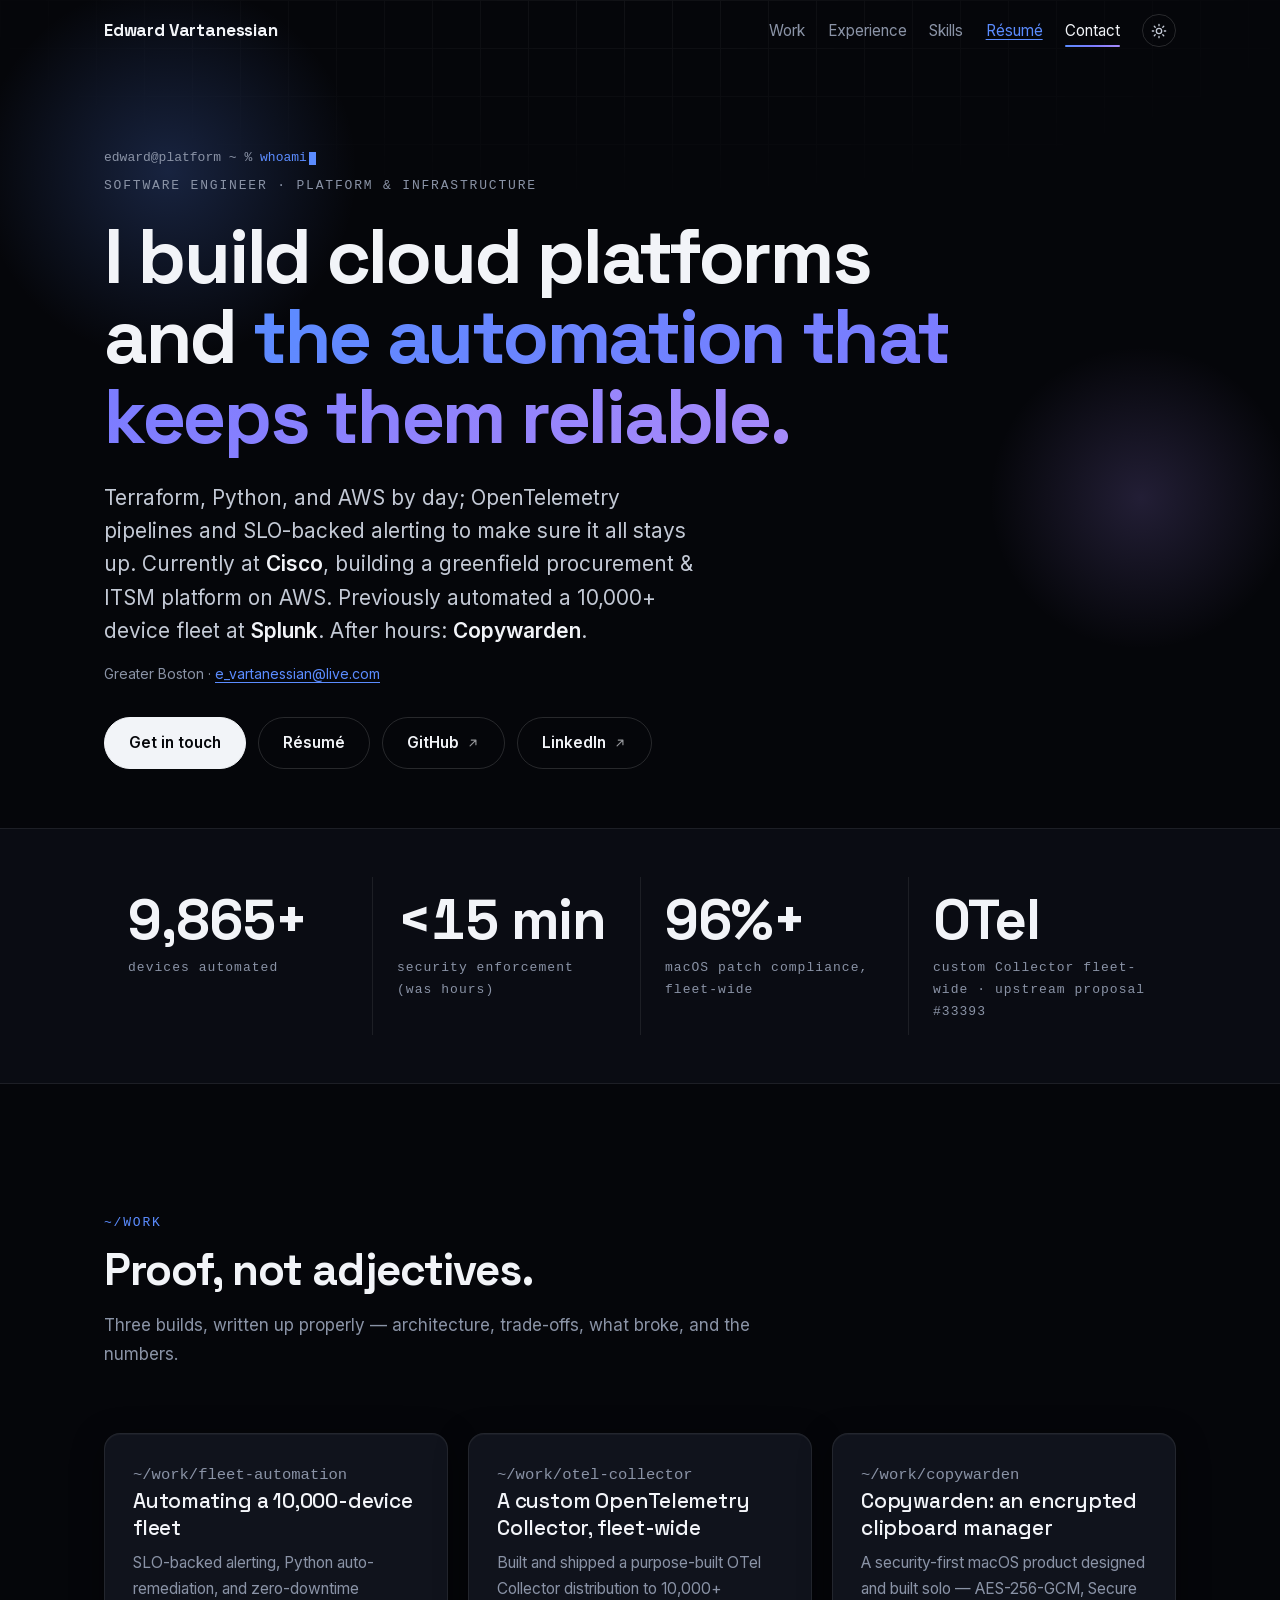
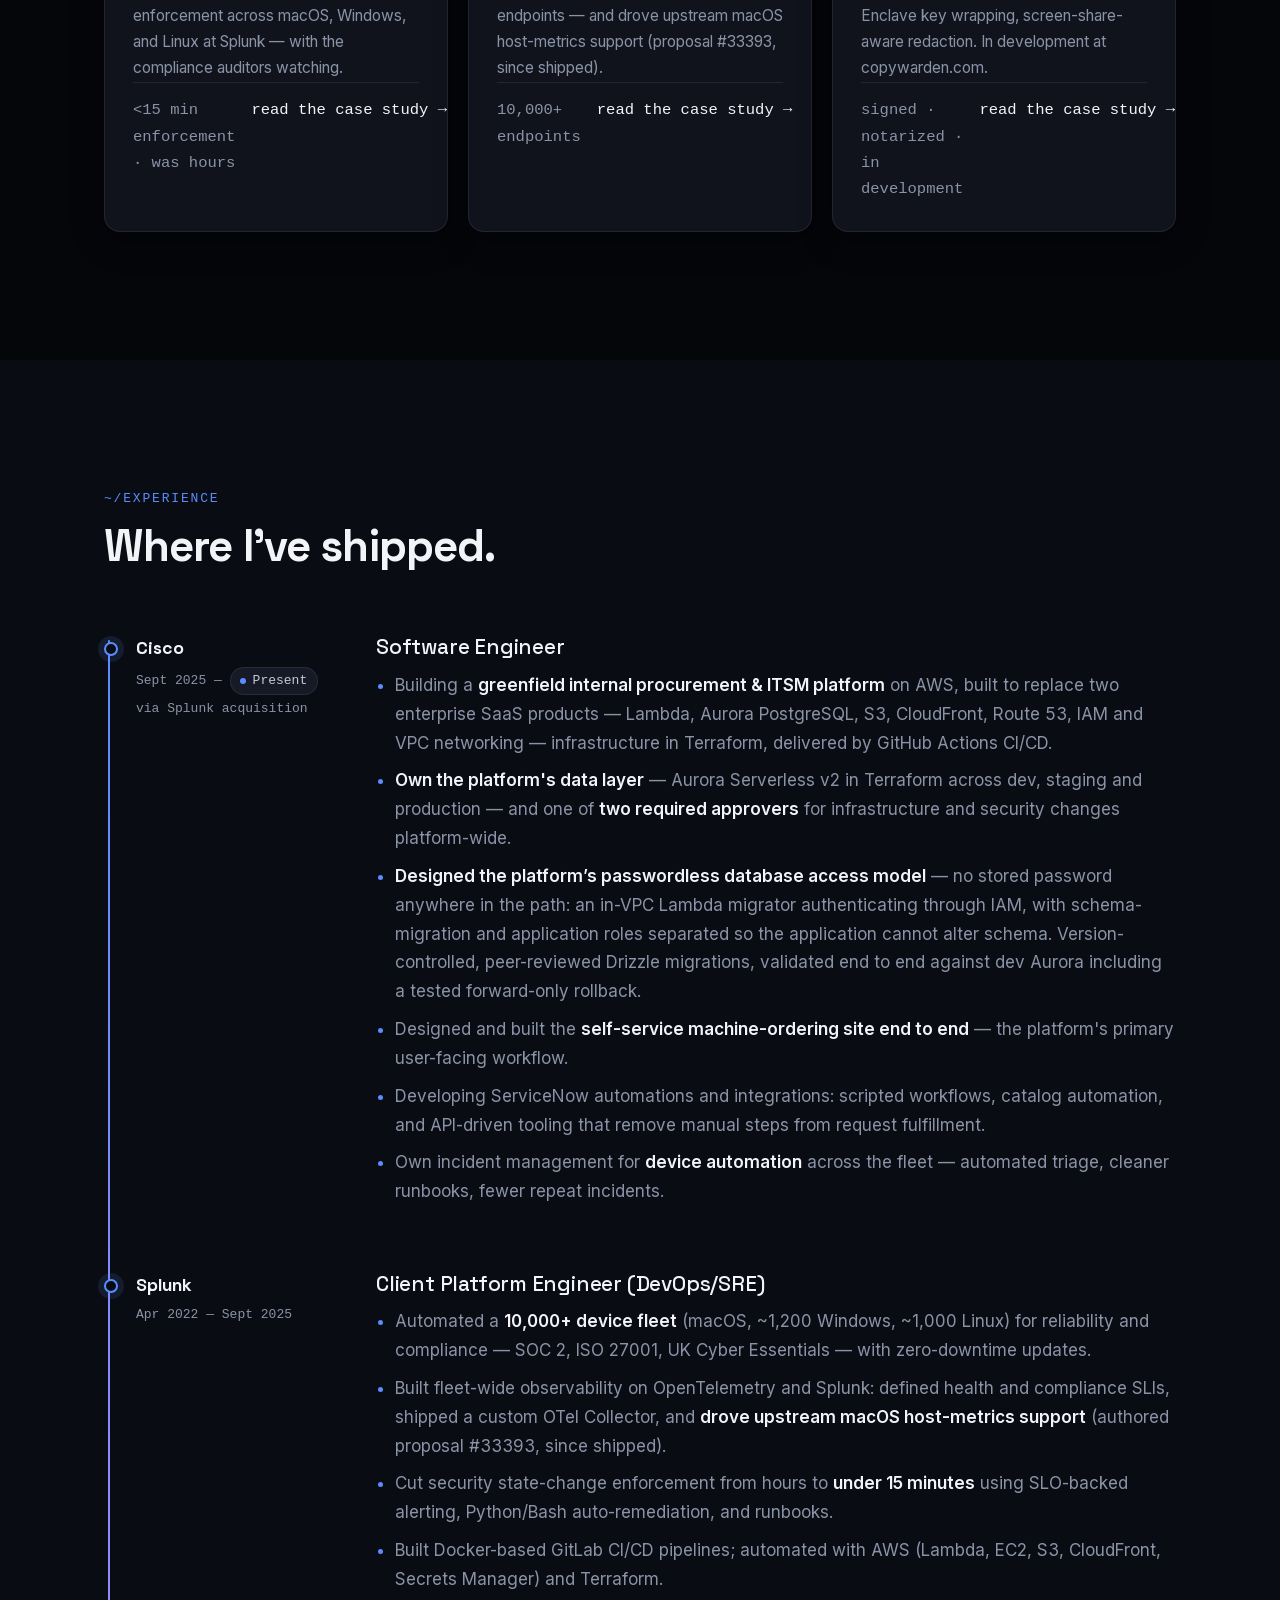
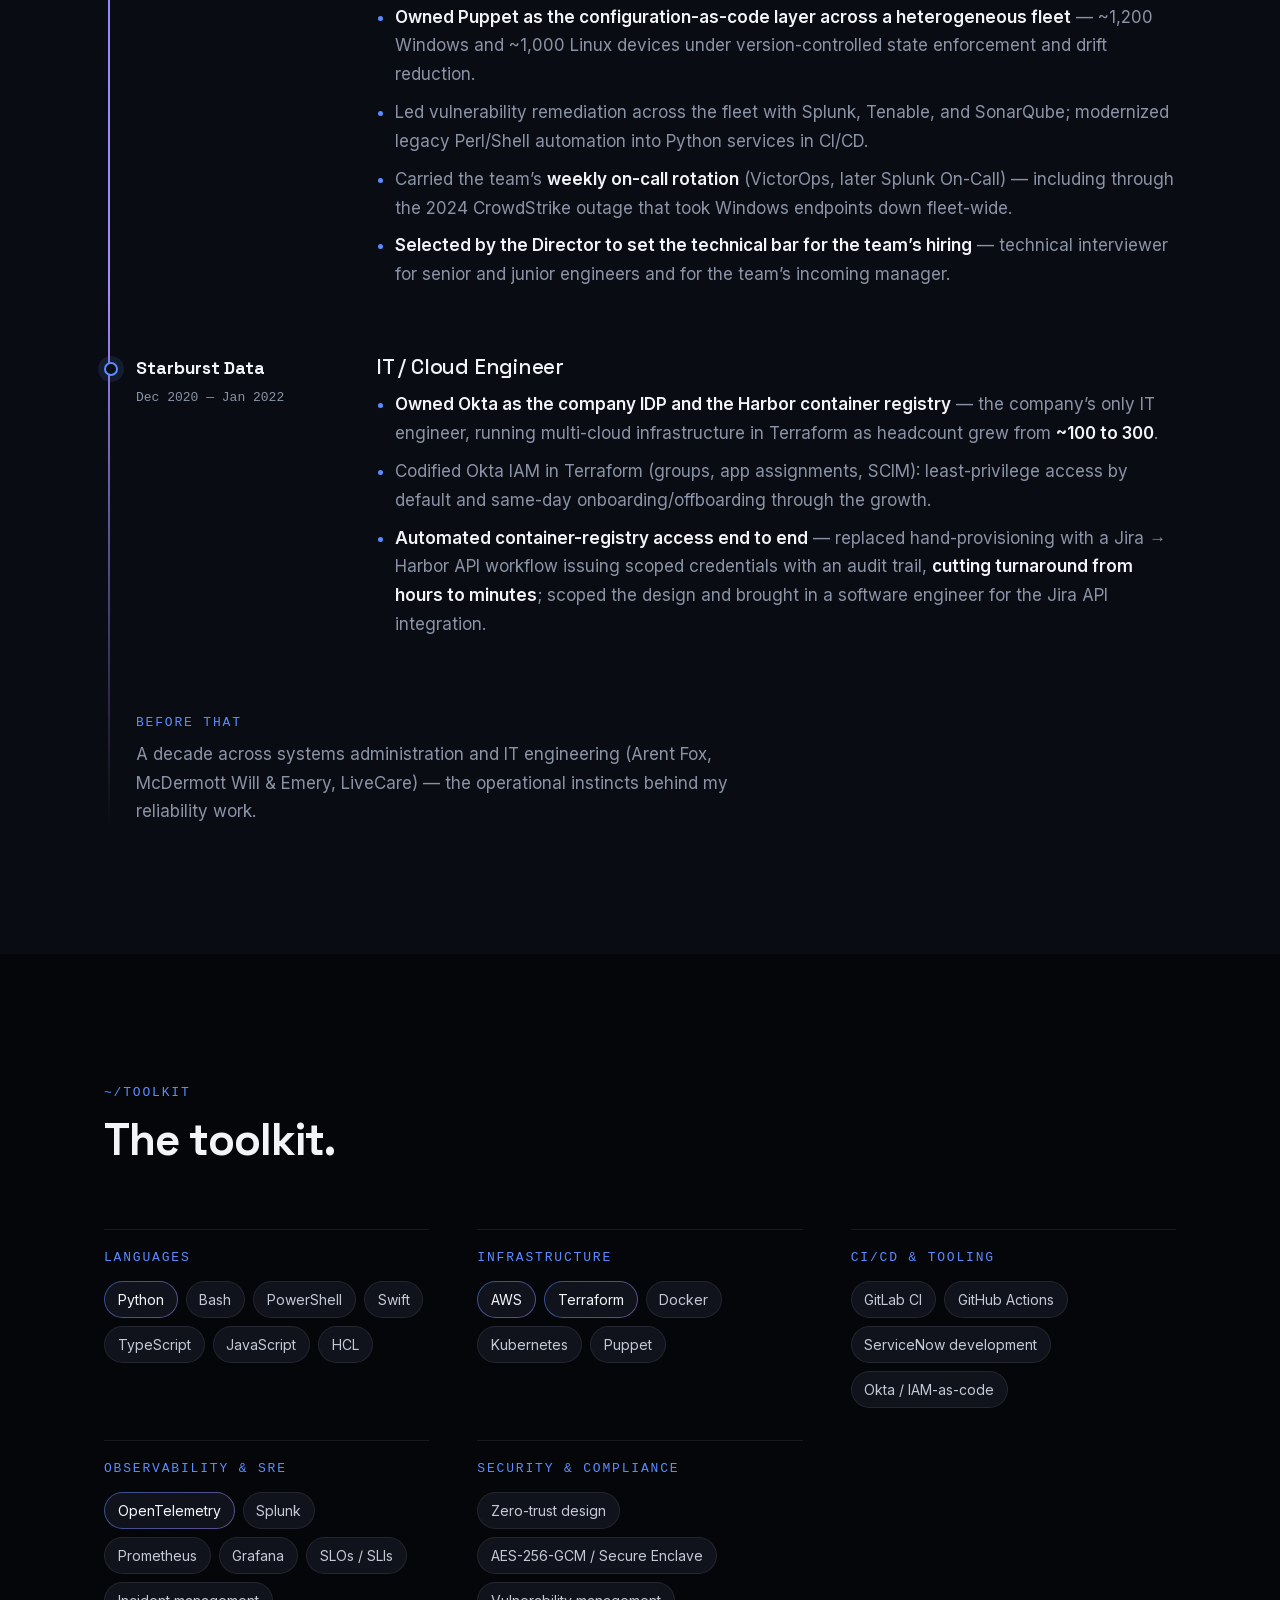
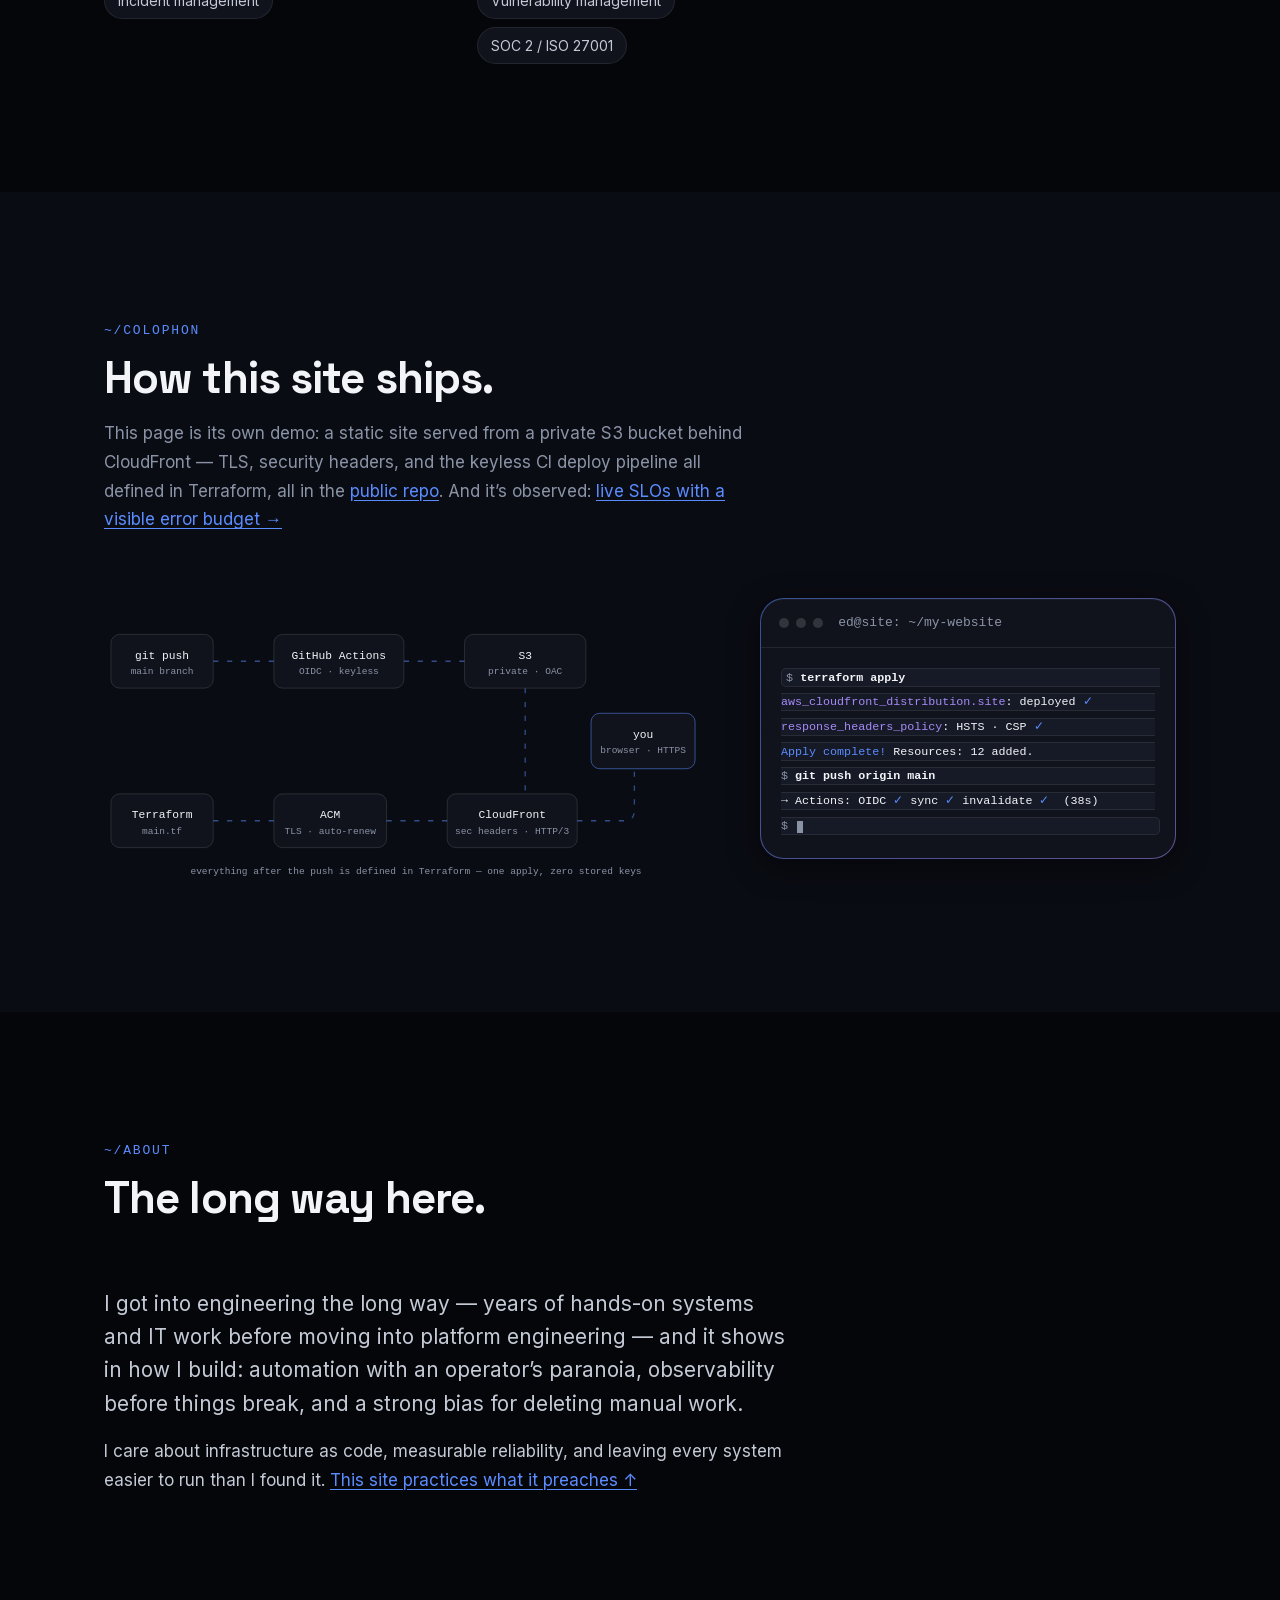
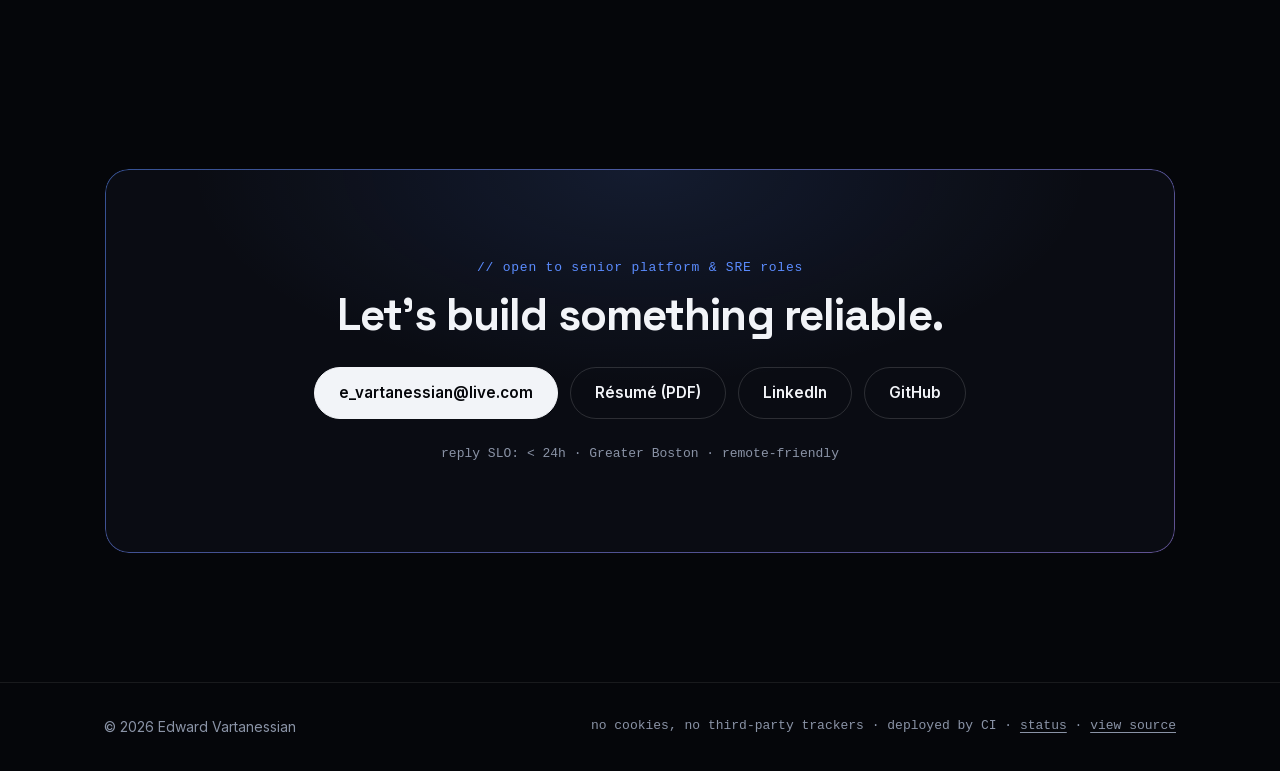
<file: index.html>
<!DOCTYPE html>
<html lang="en">
<head>
  <meta charset="UTF-8">
  <meta name="viewport" content="width=device-width, initial-scale=1.0">
  <title>Edward Vartanessian — Software Engineer, Platform &amp; Infrastructure</title>
  <meta name="description" content="Edward Vartanessian is a software engineer in Greater Boston who builds cloud platforms and the automation that keeps them reliable — Terraform, Python, AWS, and OpenTelemetry observability.">
  <link rel="canonical" href="https://evartanessian.dev/">
  <meta property="og:title" content="Edward Vartanessian — Software Engineer, Platform &amp; Infrastructure">
  <meta property="og:description" content="I build cloud platforms and the automation that keeps them reliable.">
  <meta property="og:type" content="website">
  <meta property="og:url" content="https://evartanessian.dev/">
  <meta property="og:image" content="https://evartanessian.dev/assets/og/home.png">
  <meta name="theme-color" content="#05060a">
  <link rel="icon" href="assets/favicon.svg" type="image/svg+xml">
  <link rel="apple-touch-icon" href="assets/apple-touch-icon.png">
  <script src="theme-init.js"></script>
  <link rel="stylesheet" href="styles.css">
  <script type="application/ld+json">
  {
    "@context": "https://schema.org",
    "@type": "Person",
    "name": "Edward Vartanessian",
    "jobTitle": "Software Engineer — Platform & Infrastructure",
    "url": "https://evartanessian.dev",
    "email": "mailto:e_vartanessian@live.com",
    "sameAs": [
      "https://www.linkedin.com/in/evartanessian",
      "https://github.com/eddiev2",
      "https://copywarden.com"
    ],
    "address": { "@type": "PostalAddress", "addressLocality": "Boston", "addressRegion": "MA", "addressCountry": "US" }
  }
  </script>
</head>
<body>
  <a class="skip-link" href="#main">Skip to content</a>

  <header class="site-header" id="site-header">
    <nav class="nav" aria-label="Primary">
      <a class="nav-name" href="#top">Edward Vartanessian</a>
      <div class="nav-links">
        <a href="#work" data-spy>Work</a>
        <a href="#experience" data-spy>Experience</a>
        <a href="#skills" data-spy class="nav-hide-sm">Skills</a>
        <a href="resume.pdf" class="nav-hide-sm">Résumé</a>
        <a href="#contact" data-spy>Contact</a>
        <button id="theme-toggle" class="theme-toggle" aria-label="Switch to light theme" title="Toggle theme">
          <svg class="icon-sun" viewBox="0 0 24 24" width="16" height="16" fill="none" stroke="currentColor" stroke-width="2" stroke-linecap="round" aria-hidden="true"><circle cx="12" cy="12" r="4"/><path d="M12 2v2m0 16v2M4.9 4.9l1.4 1.4m11.4 11.4 1.4 1.4M2 12h2m16 0h2M4.9 19.1l1.4-1.4m11.4-11.4 1.4-1.4"/></svg>
          <svg class="icon-moon" viewBox="0 0 24 24" width="16" height="16" fill="none" stroke="currentColor" stroke-width="2" stroke-linecap="round" stroke-linejoin="round" aria-hidden="true"><path d="M21 12.8A9 9 0 1 1 11.2 3a7 7 0 0 0 9.8 9.8Z"/></svg>
        </button>
      </div>
    </nav>
  </header>

  <main id="main">
    <div id="nav-sentinel" aria-hidden="true"></div>

    <!-- ======================= Hero ======================= -->
    <section class="hero" id="top">
      <div class="hero-bg" aria-hidden="true">
        <div class="hero-grid"></div>
        <div class="orb orb-a"></div>
        <div class="orb orb-b"></div>
      </div>
      <div class="container hero-inner">
        <p class="hero-term" aria-label="Terminal prompt: whoami">
          <span class="prompt">edward@platform ~ %</span>
          <span id="typed">whoami</span><span class="caret" aria-hidden="true"></span>
        </p>
        <p class="hero-kicker hero-role">Software Engineer · Platform &amp; Infrastructure</p>
        <h1 class="hero-title">I build cloud platforms and <span class="gradient-text">the automation that keeps them&nbsp;reliable.</span></h1>
        <p class="hero-sub">
          Terraform, Python, and AWS by day; OpenTelemetry pipelines and SLO-backed alerting to
          make sure it all stays up. Currently at <strong>Cisco</strong>, building a greenfield
          procurement &amp; ITSM platform on AWS. Previously automated a 10,000+ device fleet at
          <strong>Splunk</strong>. After hours: <strong>Copywarden</strong>.
        </p>
        <p class="hero-meta">Greater Boston · <a href="mailto:e_vartanessian@live.com">e_vartanessian@live.com</a></p>
        <div class="hero-actions">
          <a class="btn btn-primary" href="#contact">Get in touch</a>
          <a class="btn" href="resume.pdf">Résumé</a>
          <a class="btn" href="https://github.com/eddiev2" rel="me noopener" target="_blank">GitHub<svg viewBox="0 0 24 24" width="14" height="14" fill="none" stroke="currentColor" stroke-width="2" stroke-linecap="round" stroke-linejoin="round" aria-hidden="true"><path d="M7 17 17 7M9 7h8v8"/></svg></a>
          <a class="btn" href="https://www.linkedin.com/in/evartanessian" rel="me noopener" target="_blank">LinkedIn<svg viewBox="0 0 24 24" width="14" height="14" fill="none" stroke="currentColor" stroke-width="2" stroke-linecap="round" stroke-linejoin="round" aria-hidden="true"><path d="M7 17 17 7M9 7h8v8"/></svg></a>
        </div>
      </div>
    </section>

    <!-- ======================= Stats ======================= -->
    <section class="stats" aria-label="Career statistics">
      <div class="container">
        <dl class="stats-grid">
          <div class="stat" data-reveal>
            <dd class="stat-value" data-count-to="10000" data-suffix="+">10,000+</dd>
            <dt class="stat-label">devices automated</dt>
          </div>
          <div class="stat" data-reveal style="--reveal-delay: 80ms">
            <dd class="stat-value" data-count-to="15" data-prefix="&lt;" data-suffix=" min">&lt;15 min</dd>
            <dt class="stat-label">security enforcement (was hours)</dt>
          </div>
          <div class="stat" data-reveal style="--reveal-delay: 160ms">
            <dd class="stat-value" data-count-to="97" data-suffix="%+">97%+</dd>
            <dt class="stat-label">macOS patch compliance, fleet-wide</dt>
          </div>
          <div class="stat" data-reveal style="--reveal-delay: 240ms">
            <dd class="stat-value stat-badge">OTel</dd>
            <dt class="stat-label">custom Collector fleet-wide · upstream proposal #33393</dt>
          </div>
        </dl>
      </div>
    </section>

    <!-- ======================= Selected work ======================= -->
    <section class="section" id="work">
      <div class="container">
        <header class="section-head" data-reveal>
          <p class="eyebrow">~/work</p>
          <h2>Proof, not adjectives.</h2>
          <p class="section-sub">Three builds, written up properly — architecture, trade-offs, what
            broke, and the numbers.</p>
        </header>
        <div class="cards">
          <a class="card card-link" href="work/fleet-automation.html" data-reveal>
            <p class="card-path">~/work/fleet-automation</p>
            <h3>Automating a 10,000-device fleet</h3>
            <p>
              SLO-backed alerting, Python auto-remediation, and zero-downtime enforcement across
              macOS, Windows, and Linux at Splunk — with the compliance auditors watching.
            </p>
            <p class="card-cta"><span>&lt;15 min enforcement · was hours</span><span class="cta-read">read the case study →</span></p>
          </a>
          <a class="card card-link" href="work/otel-collector.html" data-reveal style="--reveal-delay: 80ms">
            <p class="card-path">~/work/otel-collector</p>
            <h3>A custom OpenTelemetry Collector, fleet-wide</h3>
            <p>
              Built and shipped a purpose-built OTel Collector distribution to 10,000+ endpoints —
              and drove upstream macOS host-metrics support (proposal #33393, since shipped).
            </p>
            <p class="card-cta"><span>10,000+ endpoints</span><span class="cta-read">read the case study →</span></p>
          </a>
          <a class="card card-link" href="work/copywarden.html" data-reveal style="--reveal-delay: 160ms">
            <p class="card-path">~/work/copywarden</p>
            <h3>Copywarden: an encrypted clipboard manager</h3>
            <p>
              A security-first macOS product designed and built solo — AES-256-GCM,
              Secure Enclave key wrapping, screen-share-aware redaction. In development at copywarden.com.
            </p>
            <p class="card-cta"><span>signed · notarized · in development</span><span class="cta-read">read the case study →</span></p>
          </a>
        </div>
      </div>
    </section>

    <!-- ======================= Experience ======================= -->
    <section class="section section-alt" id="experience">
      <div class="container">
        <header class="section-head" data-reveal>
          <p class="eyebrow">~/experience</p>
          <h2>Where I&rsquo;ve shipped.</h2>
        </header>

        <div class="timeline">
          <article class="job" data-reveal>
            <div class="job-side">
              <p class="job-company">Cisco</p>
              <p class="job-dates">Sept 2025 — <span class="pill-present"><span class="pulse-dot" aria-hidden="true"></span>Present</span></p>
              <p class="job-note">via Splunk acquisition</p>
            </div>
            <div class="job-body">
              <h3>Software Engineer</h3>
              <ul>
                <li>Building a <strong>greenfield internal procurement &amp; ITSM platform</strong> on AWS,
                    built to replace two enterprise SaaS products — Lambda, Aurora PostgreSQL, S3,
                    CloudFront, Route&nbsp;53, IAM and VPC networking — infrastructure in Terraform,
                    delivered by GitHub Actions CI/CD.</li>
                <li><strong>Own the platform's data layer</strong> — Aurora Serverless v2 in Terraform across
                    dev, staging and production — and one of <strong>two required approvers</strong> for
                    infrastructure and security changes platform-wide.</li>
                <li><strong>Designed the platform&rsquo;s passwordless database access model</strong> — no stored
                    password anywhere in the path: an in-VPC Lambda migrator authenticating through IAM, with
                    schema-migration and application roles separated so the application cannot alter
                    schema. Version-controlled, peer-reviewed Drizzle migrations, validated end to end
                    against dev Aurora including a tested forward-only rollback.</li>
                <li>Designed and built the <strong>self-service machine-ordering site end to end</strong> —
                    the platform's primary user-facing workflow.</li>
                <li>Developing ServiceNow automations and integrations: scripted workflows, catalog
                    automation, and API-driven tooling that remove manual steps from request fulfillment.</li>
                <li>Own incident management for <strong>device automation</strong> across the fleet —
                    automated triage, cleaner runbooks, fewer repeat incidents.</li>
              </ul>
            </div>
          </article>

          <article class="job" data-reveal>
            <div class="job-side">
              <p class="job-company">Splunk</p>
              <p class="job-dates">Apr 2022 — Sept 2025</p>
            </div>
            <div class="job-body">
              <h3>Client Platform Engineer (DevOps/SRE)</h3>
              <ul>
                <li>Automated a <strong>10,000+ device fleet</strong> (macOS, ~1,200 Windows, ~1,000 Linux) for reliability
                    and compliance — SOC 2, ISO 27001, UK Cyber Essentials — with zero-downtime updates.</li>
                <li>Built fleet-wide observability on OpenTelemetry and Splunk: defined health and
                    compliance SLIs, shipped a custom OTel Collector, and <strong>drove upstream macOS
                    host-metrics support</strong> (authored proposal #33393, since shipped).</li>
                <li>Cut security state-change enforcement from hours to <strong>under 15 minutes</strong>
                    using SLO-backed alerting, Python/Bash auto-remediation, and runbooks.</li>
                <li>Built Docker-based GitLab CI/CD pipelines; automated with AWS (Lambda, EC2, S3,
                    CloudFront, Secrets Manager) and Terraform.</li>
                <li><strong>Owned Puppet as the configuration-as-code layer across a heterogeneous
                    fleet</strong> — ~1,200 Windows and ~1,000 Linux devices under version-controlled
                    state enforcement and drift reduction.</li>
                <li>Led vulnerability remediation across the fleet with Splunk, Tenable, and SonarQube;
                    modernized legacy Perl/Shell automation into Python services in CI/CD.</li>
                <li>Carried the team&rsquo;s <strong>weekly on-call rotation</strong> (VictorOps, later
                    Splunk On-Call) — including through the 2024 CrowdStrike outage that took Windows
                    endpoints down fleet-wide.</li>
                <li><strong>Selected by the Director to set the technical bar for the team&rsquo;s
                    hiring</strong> — technical interviewer for senior and junior engineers and for
                    the team&rsquo;s incoming manager.</li>
              </ul>
            </div>
          </article>

          <article class="job" data-reveal>
            <div class="job-side">
              <p class="job-company">Starburst Data</p>
              <p class="job-dates">Dec 2020 — Jan 2022</p>
            </div>
            <div class="job-body">
              <h3>IT / Cloud Engineer</h3>
              <ul>
                <li><strong>Owned Okta as the company IDP and the Harbor container registry</strong> —
                    the company&rsquo;s only IT engineer, running multi-cloud infrastructure in Terraform
                    as headcount grew from <strong>~100 to 300</strong>.</li>
                <li>Codified Okta IAM in Terraform (groups, app assignments, SCIM): least-privilege
                    access by default and same-day onboarding/offboarding through the growth.</li>
                <li><strong>Automated container-registry access end to end</strong> — replaced
                    hand-provisioning with a Jira → Harbor API workflow issuing scoped credentials with
                    an audit trail, <strong>cutting turnaround from hours to minutes</strong>; scoped
                    the design and brought in a software engineer for the Jira API integration.</li>
              </ul>
            </div>
          </article>

          <p class="earlier" data-reveal>
            <span class="eyebrow">before that</span>
            A decade across systems administration and IT engineering (Arent Fox, McDermott Will &amp;
            Emery, LiveCare) — the operational instincts behind my reliability work.
          </p>
        </div>
      </div>
    </section>

    <!-- ======================= Skills ======================= -->
    <section class="section" id="skills">
      <div class="container">
        <header class="section-head" data-reveal>
          <p class="eyebrow">~/toolkit</p>
          <h2>The toolkit.</h2>
        </header>
        <div class="skills-grid">
          <div class="skill-group" data-reveal>
            <h3 class="eyebrow">Languages</h3>
            <ul class="chips">
              <li class="chip chip-hi">Python</li><li class="chip">Bash</li><li class="chip">PowerShell</li><li class="chip">Swift</li><li class="chip">TypeScript</li><li class="chip">JavaScript</li><li class="chip">HCL</li>
            </ul>
          </div>
          <div class="skill-group" data-reveal style="--reveal-delay: 60ms">
            <h3 class="eyebrow">Infrastructure</h3>
            <ul class="chips">
              <li class="chip chip-hi">AWS</li><li class="chip chip-hi">Terraform</li><li class="chip">Docker</li><li class="chip">Kubernetes</li><li class="chip">Puppet</li>
            </ul>
          </div>
          <div class="skill-group" data-reveal style="--reveal-delay: 120ms">
            <h3 class="eyebrow">CI/CD &amp; Tooling</h3>
            <ul class="chips">
              <li class="chip">GitLab CI</li><li class="chip">GitHub Actions</li><li class="chip">ServiceNow development</li><li class="chip">Okta / IAM-as-code</li>
            </ul>
          </div>
          <div class="skill-group" data-reveal style="--reveal-delay: 180ms">
            <h3 class="eyebrow">Observability &amp; SRE</h3>
            <ul class="chips">
              <li class="chip chip-hi">OpenTelemetry</li><li class="chip">Splunk</li><li class="chip">Prometheus</li><li class="chip">Grafana</li><li class="chip">SLOs / SLIs</li><li class="chip">Incident management</li>
            </ul>
          </div>
          <div class="skill-group" data-reveal style="--reveal-delay: 240ms">
            <h3 class="eyebrow">Security &amp; Compliance</h3>
            <ul class="chips">
              <li class="chip">Zero-trust design</li><li class="chip">AES-256-GCM / Secure Enclave</li><li class="chip">Vulnerability management</li><li class="chip">SOC 2 / ISO 27001</li>
            </ul>
          </div>
        </div>
      </div>
    </section>

    <!-- ======================= Built in public ======================= -->
    <section class="section section-alt" id="colophon">
      <div class="container">
        <header class="section-head" data-reveal>
          <p class="eyebrow">~/colophon</p>
          <h2>How this site ships.</h2>
          <p class="section-sub">This page is its own demo: a static site served from a
            private S3 bucket behind CloudFront — TLS, security headers, and the keyless CI deploy
            pipeline all defined in Terraform, all in the
            <a href="https://github.com/EddieV2/my-website" rel="noopener" target="_blank">public repo</a>.
            And it&rsquo;s observed: <a href="observability.html">live SLOs with a visible error
            budget →</a></p>
        </header>
        <div class="colophon-grid">
          <figure class="diagram-wrap" data-reveal>
            <svg class="diagram" viewBox="0 0 720 330" role="img" aria-labelledby="diag-title diag-desc">
              <title id="diag-title">Deployment architecture</title>
              <desc id="diag-desc">git push triggers GitHub Actions, which assumes an AWS role via OIDC with no stored keys and syncs the site to a private S3 bucket. CloudFront serves the bucket over HTTPS with security headers, using an auto-renewing ACM certificate. Terraform defines all of the AWS infrastructure.</desc>
              <g class="d-row">
                <rect x="8" y="42" width="118" height="62" rx="10"/>
                <text x="67" y="70" class="d-label">git push</text>
                <text x="67" y="88" class="d-sub">main branch</text>

                <rect x="196" y="42" width="150" height="62" rx="10"/>
                <text x="271" y="70" class="d-label">GitHub Actions</text>
                <text x="271" y="88" class="d-sub">OIDC · keyless</text>

                <rect x="416" y="42" width="140" height="62" rx="10"/>
                <text x="486" y="70" class="d-label">S3</text>
                <text x="486" y="88" class="d-sub">private · OAC</text>

                <path class="d-edge" d="M126 73 H196"/>
                <path class="d-edge" d="M346 73 H416"/>
                <path class="d-edge" d="M486 104 V226"/>
              </g>
              <g class="d-you">
                <rect x="562" y="133" width="120" height="64" rx="10"/>
                <text x="622" y="161" class="d-label">you</text>
                <text x="622" y="179" class="d-sub">browser · HTTPS</text>
              </g>
              <g class="d-row">
                <rect x="8" y="226" width="118" height="62" rx="10"/>
                <text x="67" y="254" class="d-label">Terraform</text>
                <text x="67" y="272" class="d-sub">main.tf</text>

                <rect x="196" y="226" width="130" height="62" rx="10"/>
                <text x="261" y="254" class="d-label">ACM</text>
                <text x="261" y="272" class="d-sub">TLS · auto-renew</text>

                <rect x="396" y="226" width="150" height="62" rx="10"/>
                <text x="471" y="254" class="d-label">CloudFront</text>
                <text x="471" y="272" class="d-sub">sec headers · HTTP/3</text>

                <path class="d-edge" d="M126 257 H196"/>
                <path class="d-edge" d="M326 257 H396"/>
                <path class="d-edge" d="M546 257 H600 Q612 257 612 245 V197"/>
                <text x="360" y="318" class="d-sub">everything after the push is defined in Terraform — one apply, zero stored keys</text>
              </g>
              <circle class="packet" r="4" aria-hidden="true"/>
            </svg>
            <figcaption class="visually-hidden">Architecture of this website&rsquo;s deployment pipeline.</figcaption>
          </figure>

          <div class="terminal" data-reveal style="--reveal-delay: 120ms">
            <div class="terminal-bar" aria-hidden="true">
              <span class="t-dot"></span><span class="t-dot"></span><span class="t-dot"></span>
              <span class="t-title">ed@site: ~/my-website</span>
            </div>
            <pre class="terminal-body" aria-label="Terminal output of terraform apply and git push"><code><span class="t-line"><span class="t-prompt">$</span> <span class="t-cmd">terraform apply</span></span>
<span class="t-line"><span class="t-res">aws_cloudfront_distribution.site</span>: deployed <span class="t-ok">✓</span></span>
<span class="t-line"><span class="t-res">response_headers_policy</span>: HSTS · CSP <span class="t-ok">✓</span></span>
<span class="t-line"><span class="t-ok">Apply complete!</span> Resources: 12 added.</span>
<span class="t-line"><span class="t-prompt">$</span> <span class="t-cmd">git push origin main</span></span>
<span class="t-line">→ Actions: OIDC <span class="t-ok">✓</span> sync <span class="t-ok">✓</span> invalidate <span class="t-ok">✓</span>  (38s)</span>
<span class="t-line"><span class="t-prompt">$</span> <span class="t-caret"></span></span></code></pre>
          </div>
        </div>
      </div>
    </section>

    <!-- ======================= About ======================= -->
    <section class="section" id="about">
      <div class="container">
        <header class="section-head" data-reveal>
          <p class="eyebrow">~/about</p>
          <h2>The long way here.</h2>
        </header>
        <div class="about-body" data-reveal>
          <p class="lead">
            I got into engineering the long way — years of hands-on systems and IT work before
            moving into platform engineering — and it shows in how I build: automation with an
            operator&rsquo;s paranoia, observability before things break, and a strong bias for
            deleting manual work.
          </p>
          <p>
            I care about infrastructure as code, measurable reliability, and leaving every system
            easier to run than I found it. <a href="#colophon">This site practices what it preaches ↑</a>
          </p>
        </div>
      </div>
    </section>

    <!-- ======================= Contact ======================= -->
    <section class="section" id="contact">
      <div class="container">
        <div class="cta" data-reveal>
          <p class="eyebrow">// open to senior platform &amp; SRE roles</p>
          <h2>Let&rsquo;s build something reliable.</h2>
          <div class="cta-actions">
            <a class="btn btn-primary" href="mailto:e_vartanessian@live.com">e_vartanessian@live.com</a>
            <a class="btn" href="resume.pdf">Résumé (PDF)</a>
            <a class="btn" href="https://www.linkedin.com/in/evartanessian" rel="me noopener" target="_blank">LinkedIn</a>
            <a class="btn" href="https://github.com/eddiev2" rel="me noopener" target="_blank">GitHub</a>
          </div>
          <p class="cta-slo">reply SLO: &lt; 24h · Greater Boston · remote-friendly</p>
        </div>
      </div>
    </section>
  </main>

  <footer class="site-footer">
    <div class="container footer-row">
      <p>© 2026 Edward Vartanessian</p>
      <p class="footer-mono">no cookies, no third-party trackers · deployed by CI · <a href="observability.html">status</a> · <a href="https://github.com/EddieV2/my-website" rel="noopener" target="_blank">view source</a></p>
    </div>
  </footer>

  <script src="script.js"></script>
  <script src="rum.js" defer></script>
</body>
</html>
</file>
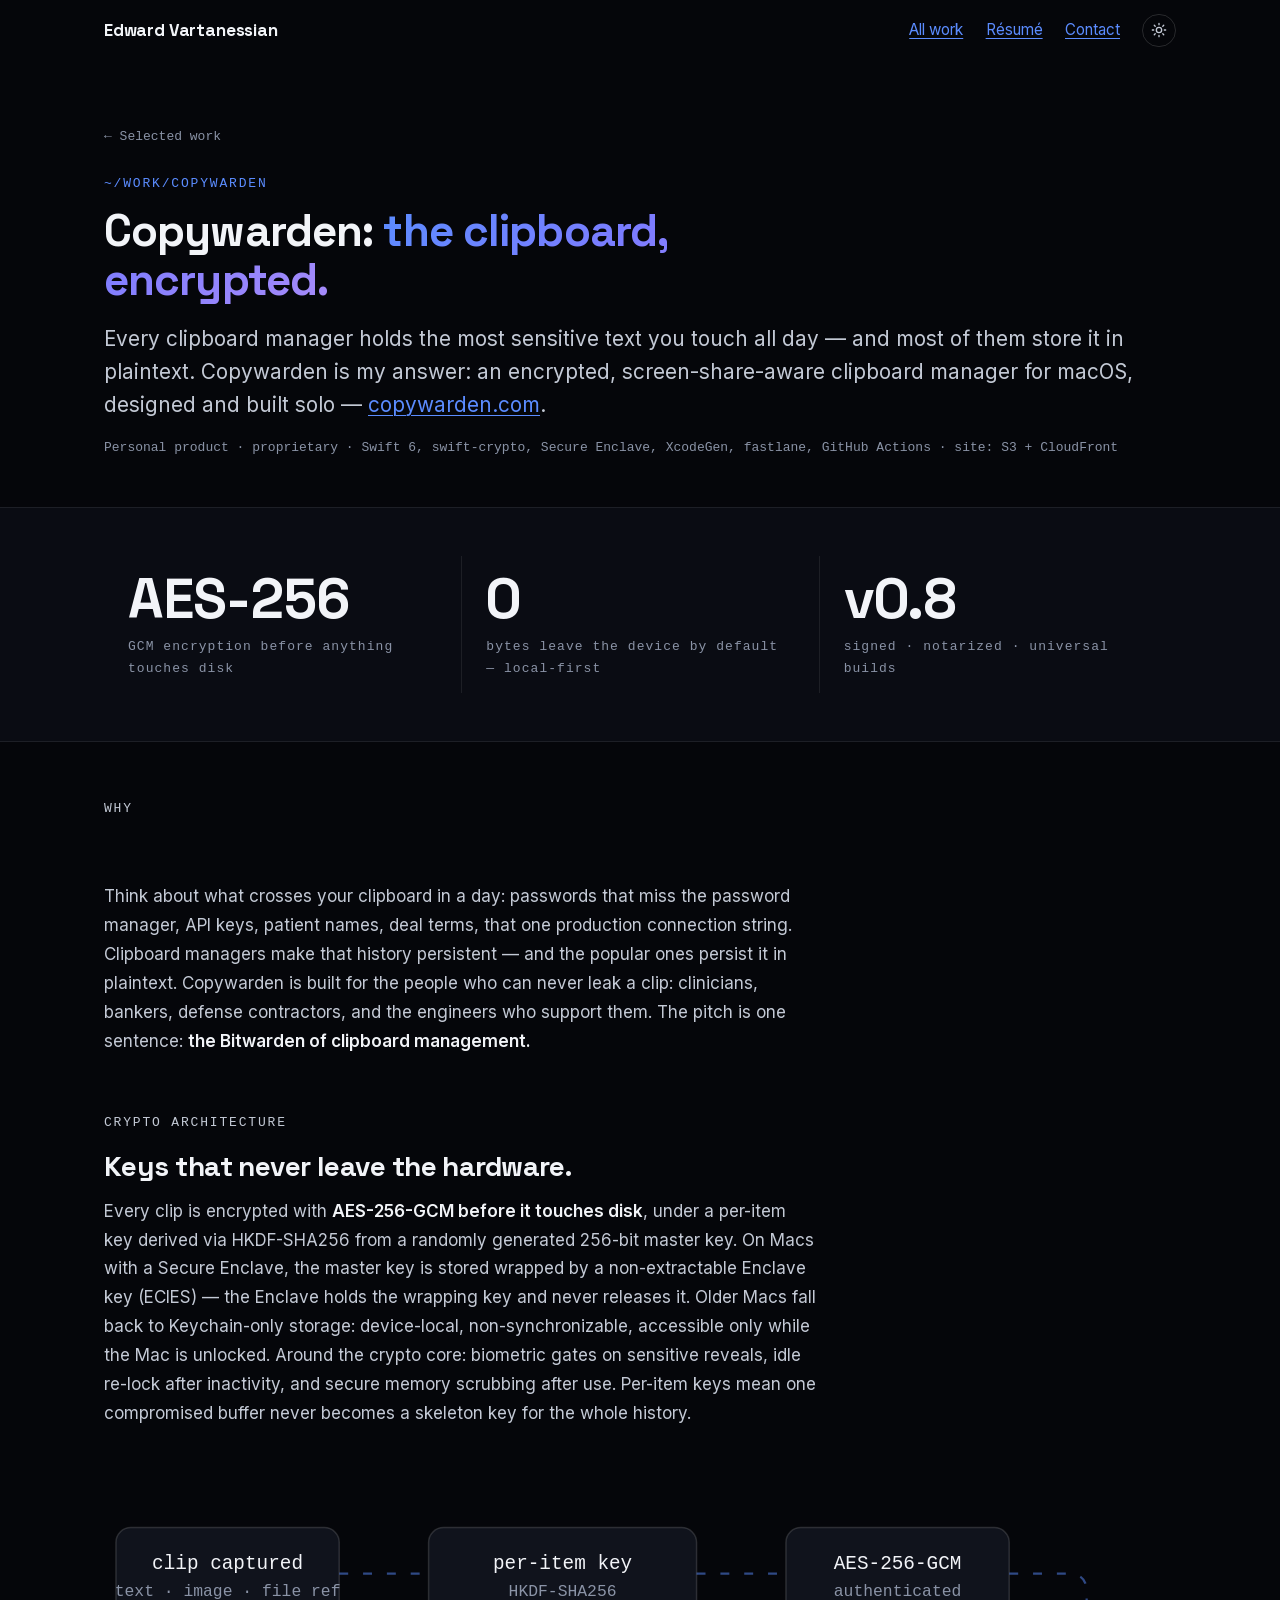
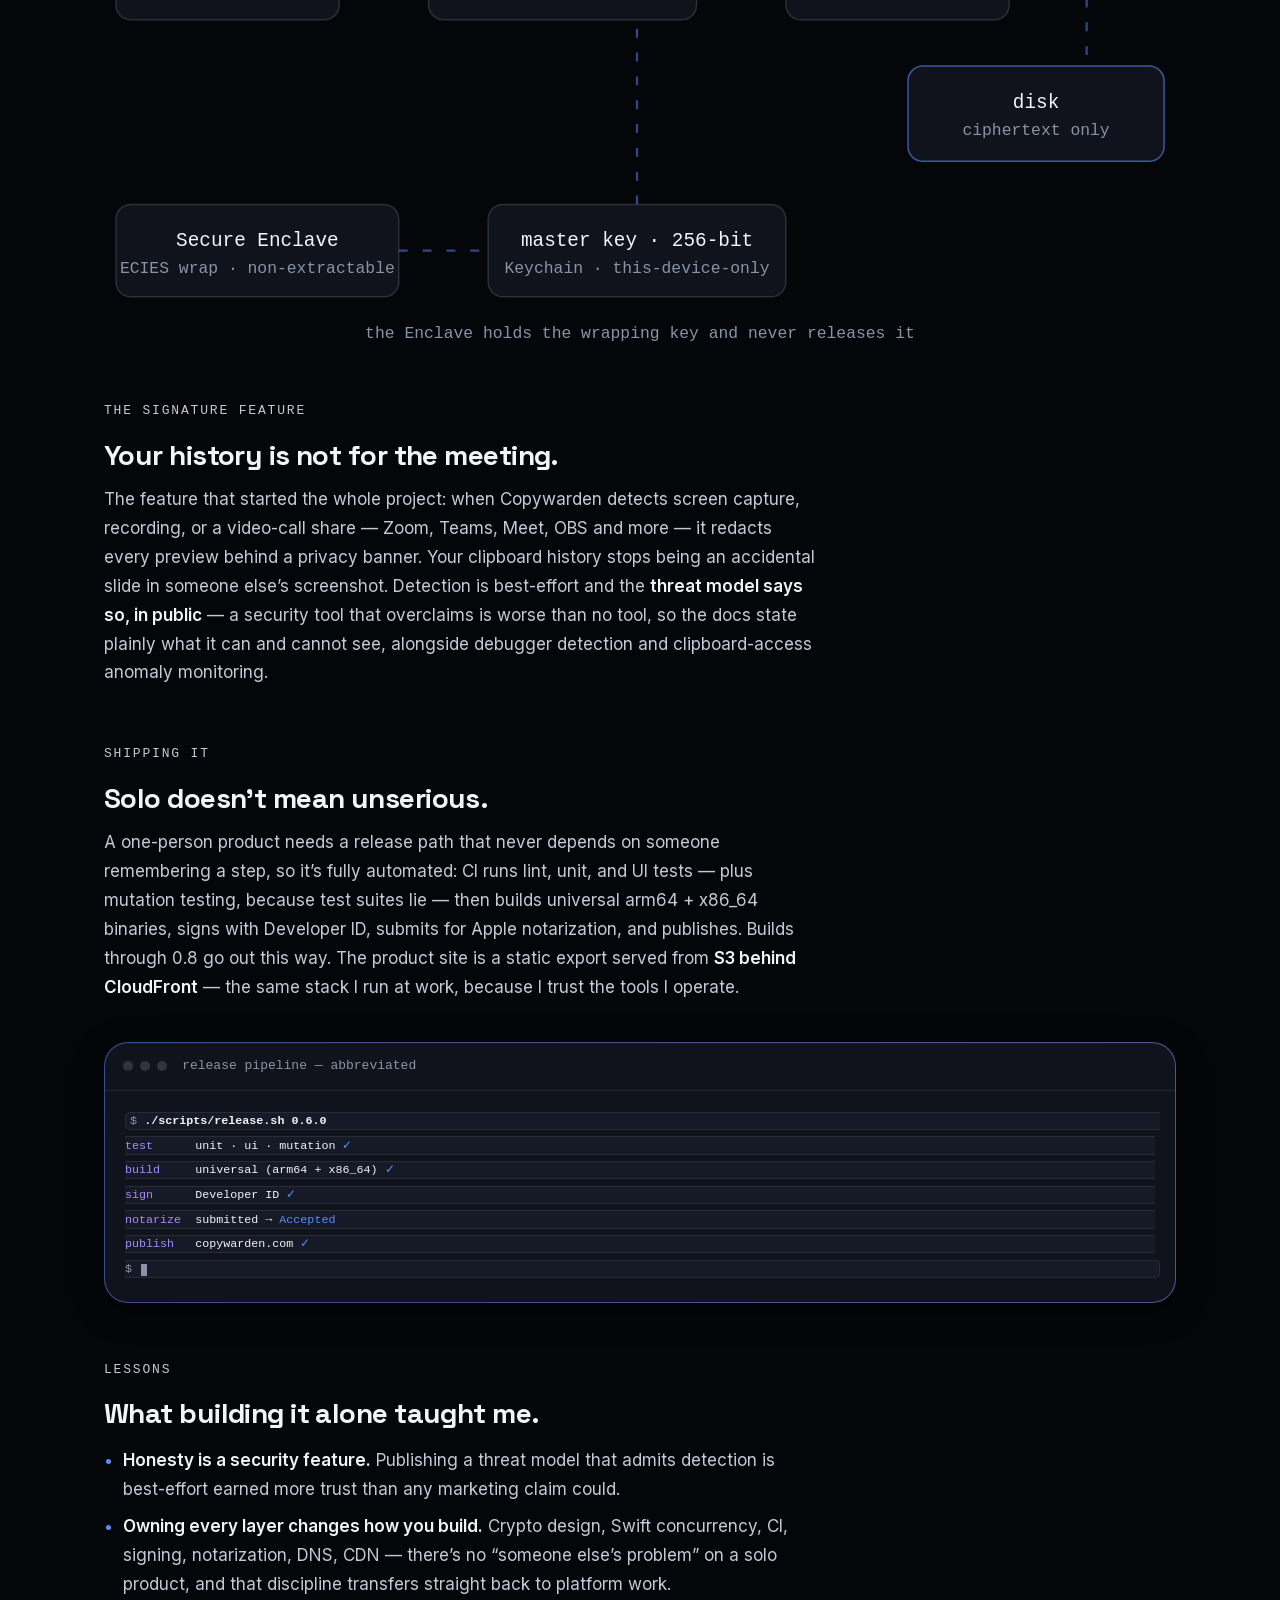
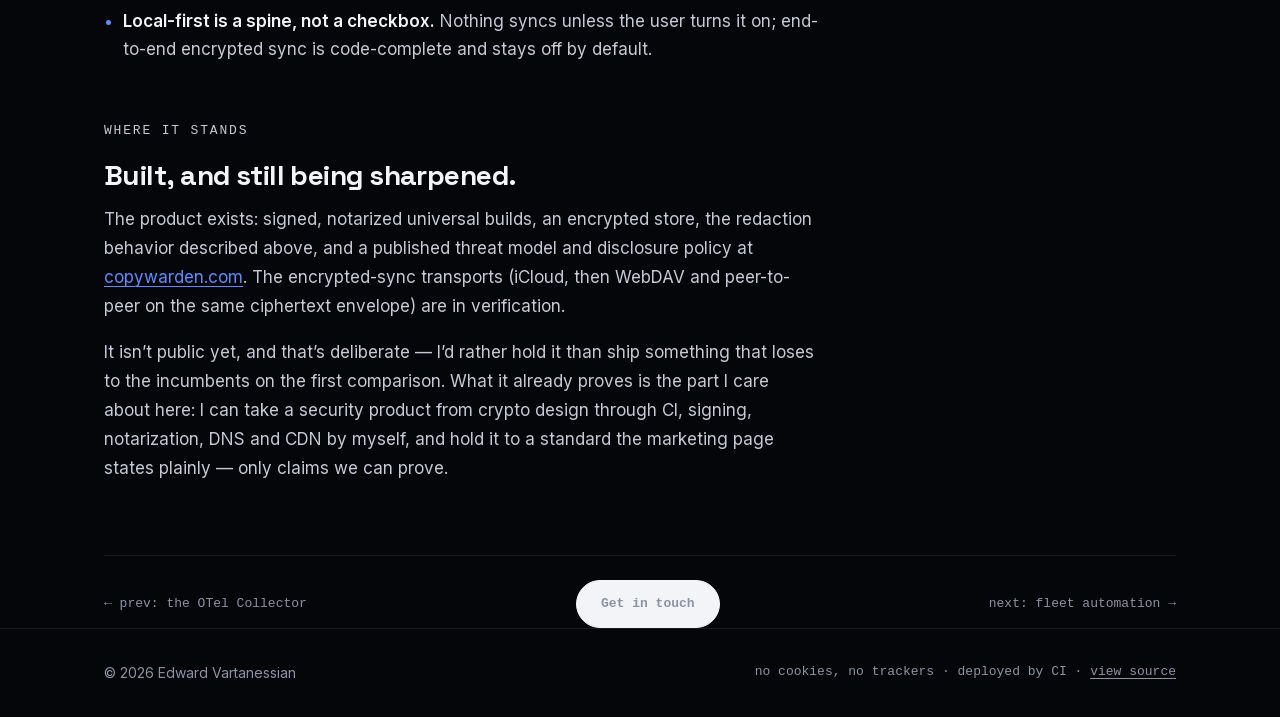
<file: work/copywarden.html>
<!DOCTYPE html>
<html lang="en">
<head>
  <meta charset="UTF-8">
  <meta name="viewport" content="width=device-width, initial-scale=1.0">
  <title>Copywarden: the clipboard, encrypted — Edward Vartanessian</title>
  <meta name="description" content="Designing and building Copywarden solo: an encrypted, screen-share-aware clipboard manager for macOS — AES-256-GCM, Secure Enclave key wrapping, and a published threat model.">
  <link rel="canonical" href="https://evartanessian.dev/work/copywarden.html">
  <meta property="og:title" content="Copywarden: the clipboard, encrypted">
  <meta property="og:description" content="An encrypted, screen-share-aware clipboard manager for macOS — designed and built solo.">
  <meta property="og:type" content="article">
  <meta property="og:url" content="https://evartanessian.dev/work/copywarden.html">
  <meta property="og:image" content="https://evartanessian.dev/assets/og/copywarden.png">
  <meta name="theme-color" content="#05060a">
  <link rel="icon" href="../assets/favicon.svg" type="image/svg+xml">
  <link rel="apple-touch-icon" href="../assets/apple-touch-icon.png">
  <script src="../theme-init.js"></script>
  <link rel="stylesheet" href="../styles.css">
  <script type="application/ld+json">
  {
    "@context": "https://schema.org",
    "@type": "TechArticle",
    "headline": "Copywarden: the clipboard, encrypted",
    "author": { "@type": "Person", "name": "Edward Vartanessian", "url": "https://evartanessian.dev" },
    "url": "https://evartanessian.dev/work/copywarden.html"
  }
  </script>
</head>
<body>
  <a class="skip-link" href="#main">Skip to content</a>

  <header class="site-header">
    <nav class="nav" aria-label="Primary">
      <a class="nav-name" href="../index.html">Edward Vartanessian</a>
      <div class="nav-links">
        <a href="../index.html#work">All work</a>
        <a href="../resume.pdf" class="nav-hide-sm">Résumé</a>
        <a href="../index.html#contact">Contact</a>
        <button id="theme-toggle" class="theme-toggle" aria-label="Switch to light theme" title="Toggle theme">
          <svg class="icon-sun" viewBox="0 0 24 24" width="16" height="16" fill="none" stroke="currentColor" stroke-width="2" stroke-linecap="round" aria-hidden="true"><circle cx="12" cy="12" r="4"/><path d="M12 2v2m0 16v2M4.9 4.9l1.4 1.4m11.4 11.4 1.4 1.4M2 12h2m16 0h2M4.9 19.1l1.4-1.4m11.4-11.4 1.4-1.4"/></svg>
          <svg class="icon-moon" viewBox="0 0 24 24" width="16" height="16" fill="none" stroke="currentColor" stroke-width="2" stroke-linecap="round" stroke-linejoin="round" aria-hidden="true"><path d="M21 12.8A9 9 0 1 1 11.2 3a7 7 0 0 0 9.8 9.8Z"/></svg>
        </button>
      </div>
    </nav>
  </header>

  <main id="main">
    <div id="nav-sentinel" aria-hidden="true"></div>

    <article>
      <header class="cs-header container">
        <nav aria-label="Breadcrumb"><a class="breadcrumb" href="../index.html#work">← Selected work</a></nav>
        <p class="eyebrow">~/work/copywarden</p>
        <h1 class="cs-title">Copywarden: <span class="gradient-text">the clipboard, encrypted.</span></h1>
        <p class="lead">Every clipboard manager holds the most sensitive text you touch all day —
          and most of them store it in plaintext. Copywarden is my answer: an encrypted,
          screen-share-aware clipboard manager for macOS, designed and built solo —
          <a href="https://copywarden.com" rel="noopener" target="_blank">copywarden.com</a>.</p>
        <p class="cs-meta">Personal product · proprietary · Swift 6, swift-crypto, Secure Enclave,
          XcodeGen, fastlane, GitHub Actions · site: S3 + CloudFront</p>
      </header>

      <section class="stats" aria-label="Product facts">
        <div class="container">
          <dl class="stats-grid">
            <div class="stat" data-reveal>
              <dd class="stat-value stat-badge">AES-256</dd>
              <dt class="stat-label">GCM encryption before anything touches disk</dt>
            </div>
            <div class="stat" data-reveal style="--reveal-delay: 80ms">
              <dd class="stat-value">0</dd>
              <dt class="stat-label">bytes leave the device by default — local-first</dt>
            </div>
            <div class="stat" data-reveal style="--reveal-delay: 160ms">
              <dd class="stat-value stat-badge">v0.8</dd>
              <dt class="stat-label">signed · notarized · universal builds</dt>
            </div>
          </dl>
        </div>
      </section>

      <div class="container prose">
        <p class="eyebrow">why</p>
        <h2 data-reveal>The most sensitive buffer on your Mac.</h2>
        <p data-reveal>Think about what crosses your clipboard in a day: passwords that miss the
          password manager, API keys, patient names, deal terms, that one production connection
          string. Clipboard managers make that history persistent — and the popular ones persist
          it in plaintext. Copywarden is built for the people who can never leak a clip:
          clinicians, bankers, defense contractors, and the engineers who support them. The pitch
          is one sentence: <strong>the Bitwarden of clipboard management.</strong></p>

        <p class="eyebrow">crypto architecture</p>
        <h2 data-reveal>Keys that never leave the hardware.</h2>
        <p data-reveal>Every clip is encrypted with <strong>AES-256-GCM before it touches disk</strong>,
          under a per-item key derived via HKDF-SHA256 from a randomly generated 256-bit master
          key. On Macs with a Secure Enclave, the master key is stored wrapped by a
          non-extractable Enclave key (ECIES) — the Enclave holds the wrapping key and never
          releases it. Older Macs fall back to Keychain-only storage: device-local,
          non-synchronizable, accessible only while the Mac is unlocked. Around the crypto core:
          biometric gates on sensitive reveals, idle re-lock after inactivity, and secure memory
          scrubbing after use. Per-item keys mean one compromised buffer never becomes a skeleton
          key for the whole history.</p>

        <figure class="diagram-wrap" data-reveal>
          <svg class="diagram" viewBox="0 0 720 320" role="img" aria-labelledby="cw-diag-title cw-diag-desc">
            <title id="cw-diag-title">Copywarden&rsquo;s key hierarchy</title>
            <desc id="cw-diag-desc">A clipboard item is encrypted with a per-item key derived by HKDF-SHA256 and written to disk as ciphertext only. The per-item keys derive from a 256-bit master key held in the Keychain, which is wrapped by a non-extractable Secure Enclave key.</desc>
            <g class="d-row">
              <rect x="8" y="40" width="150" height="62" rx="10"/>
              <text x="83" y="68" class="d-label">clip captured</text>
              <text x="83" y="86" class="d-sub">text · image · file ref</text>

              <rect x="218" y="40" width="180" height="62" rx="10"/>
              <text x="308" y="68" class="d-label">per-item key</text>
              <text x="308" y="86" class="d-sub">HKDF-SHA256</text>

              <rect x="458" y="40" width="150" height="62" rx="10"/>
              <text x="533" y="68" class="d-label">AES-256-GCM</text>
              <text x="533" y="86" class="d-sub">authenticated</text>

              <path class="d-edge" d="M158 71 H218"/>
              <path class="d-edge" d="M398 71 H458"/>
              <path class="d-edge" d="M608 71 H648 Q660 71 660 83 V133"/>
            </g>
            <g class="d-you">
              <rect x="540" y="133" width="172" height="64" rx="10"/>
              <text x="626" y="161" class="d-label">disk</text>
              <text x="626" y="179" class="d-sub">ciphertext only</text>
            </g>
            <g class="d-row">
              <rect x="8" y="226" width="190" height="62" rx="10"/>
              <text x="103" y="254" class="d-label">Secure Enclave</text>
              <text x="103" y="272" class="d-sub">ECIES wrap · non-extractable</text>

              <rect x="258" y="226" width="200" height="62" rx="10"/>
              <text x="358" y="254" class="d-label">master key · 256-bit</text>
              <text x="358" y="272" class="d-sub">Keychain · this-device-only</text>

              <path class="d-edge" d="M198 257 H258"/>
              <path class="d-edge" d="M358 226 V102"/>
              <text x="360" y="316" class="d-sub">the Enclave holds the wrapping key and never releases it</text>
            </g>
          </svg>
          <figcaption class="visually-hidden">Copywarden&rsquo;s encryption key hierarchy.</figcaption>
        </figure>

        <p class="eyebrow">the signature feature</p>
        <h2 data-reveal>Your history is not for the meeting.</h2>
        <p data-reveal>The feature that started the whole project: when Copywarden detects screen
          capture, recording, or a video-call share — Zoom, Teams, Meet, OBS and more — it redacts
          every preview behind a privacy banner. Your clipboard history stops being an accidental
          slide in someone else&rsquo;s screenshot. Detection is best-effort and the
          <strong>threat model says so, in public</strong> — a security tool that overclaims is
          worse than no tool, so the docs state plainly what it can and cannot see, alongside
          debugger detection and clipboard-access anomaly monitoring.</p>

        <p class="eyebrow">shipping it</p>
        <h2 data-reveal>Solo doesn&rsquo;t mean unserious.</h2>
        <p data-reveal>A one-person product needs a release path that never depends on someone
          remembering a step, so it&rsquo;s fully automated: CI runs lint, unit, and UI tests —
          plus mutation testing, because test suites lie — then builds universal arm64 + x86_64
          binaries, signs with Developer ID, submits for Apple notarization, and publishes.
          Builds through 0.8 go out this way. The product site is a static export served from
          <strong>S3 behind CloudFront</strong> — the same stack I run at work, because I trust
          the tools I operate.</p>

        <div class="terminal" data-reveal>
          <div class="terminal-bar" aria-hidden="true">
            <span class="t-dot"></span><span class="t-dot"></span><span class="t-dot"></span>
            <span class="t-title">release pipeline — abbreviated</span>
          </div>
          <pre class="terminal-body" aria-label="Abbreviated release pipeline output"><code><span class="t-line"><span class="t-prompt">$</span> <span class="t-cmd">./scripts/release.sh 0.6.0</span></span>
<span class="t-line"><span class="t-res">test</span>      unit · ui · mutation <span class="t-ok">✓</span></span>
<span class="t-line"><span class="t-res">build</span>     universal (arm64 + x86_64) <span class="t-ok">✓</span></span>
<span class="t-line"><span class="t-res">sign</span>      Developer ID <span class="t-ok">✓</span></span>
<span class="t-line"><span class="t-res">notarize</span>  submitted → <span class="t-ok">Accepted</span></span>
<span class="t-line"><span class="t-res">publish</span>   copywarden.com <span class="t-ok">✓</span></span>
<span class="t-line"><span class="t-prompt">$</span> <span class="t-caret"></span></span></code></pre>
        </div>

        <p class="eyebrow">lessons</p>
        <h2 data-reveal>What building it alone taught me.</h2>
        <ul data-reveal>
          <li><strong>Honesty is a security feature.</strong> Publishing a threat model that admits
              detection is best-effort earned more trust than any marketing claim could.</li>
          <li><strong>Owning every layer changes how you build.</strong> Crypto design, Swift
              concurrency, CI, signing, notarization, DNS, CDN — there&rsquo;s no &ldquo;someone
              else&rsquo;s problem&rdquo; on a solo product, and that discipline transfers straight
              back to platform work.</li>
          <li><strong>Local-first is a spine, not a checkbox.</strong> Nothing syncs unless the user
              turns it on; end-to-end encrypted sync is code-complete and stays off by default.</li>
        </ul>

        <p class="eyebrow">where it stands</p>
        <h2 data-reveal>Built, and still being sharpened.</h2>
        <p data-reveal>The product exists: signed, notarized universal builds, an encrypted store,
          the redaction behavior described above, and a published threat model and disclosure
          policy at <a href="https://copywarden.com" rel="noopener" target="_blank">copywarden.com</a>.
          The encrypted-sync transports (iCloud, then WebDAV and peer-to-peer on the same
          ciphertext envelope) are in verification.</p>
        <p data-reveal>It isn&rsquo;t public yet, and that&rsquo;s deliberate — I&rsquo;d rather
          hold it than ship something that loses to the incumbents on the first comparison. What
          it already proves is the part I care about here: I can take a security product from
          crypto design through CI, signing, notarization, DNS and CDN by myself, and hold it to
          a standard the marketing page states plainly — only claims we can prove.</p>

        <nav class="cs-nav" aria-label="Case studies">
          <a href="otel-collector.html">← prev: the OTel Collector</a>
          <a class="btn btn-primary" href="../index.html#contact">Get in touch</a>
          <a href="fleet-automation.html">next: fleet automation →</a>
        </nav>
      </div>
    </article>
  </main>

  <footer class="site-footer">
    <div class="container footer-row">
      <p>© 2026 Edward Vartanessian</p>
      <p class="footer-mono">no cookies, no trackers · deployed by CI · <a href="https://github.com/EddieV2/my-website" rel="noopener" target="_blank">view source</a></p>
    </div>
  </footer>

  <script src="../script.js"></script>
  <script src="../rum.js" defer></script>
</body>
</html>
</file>
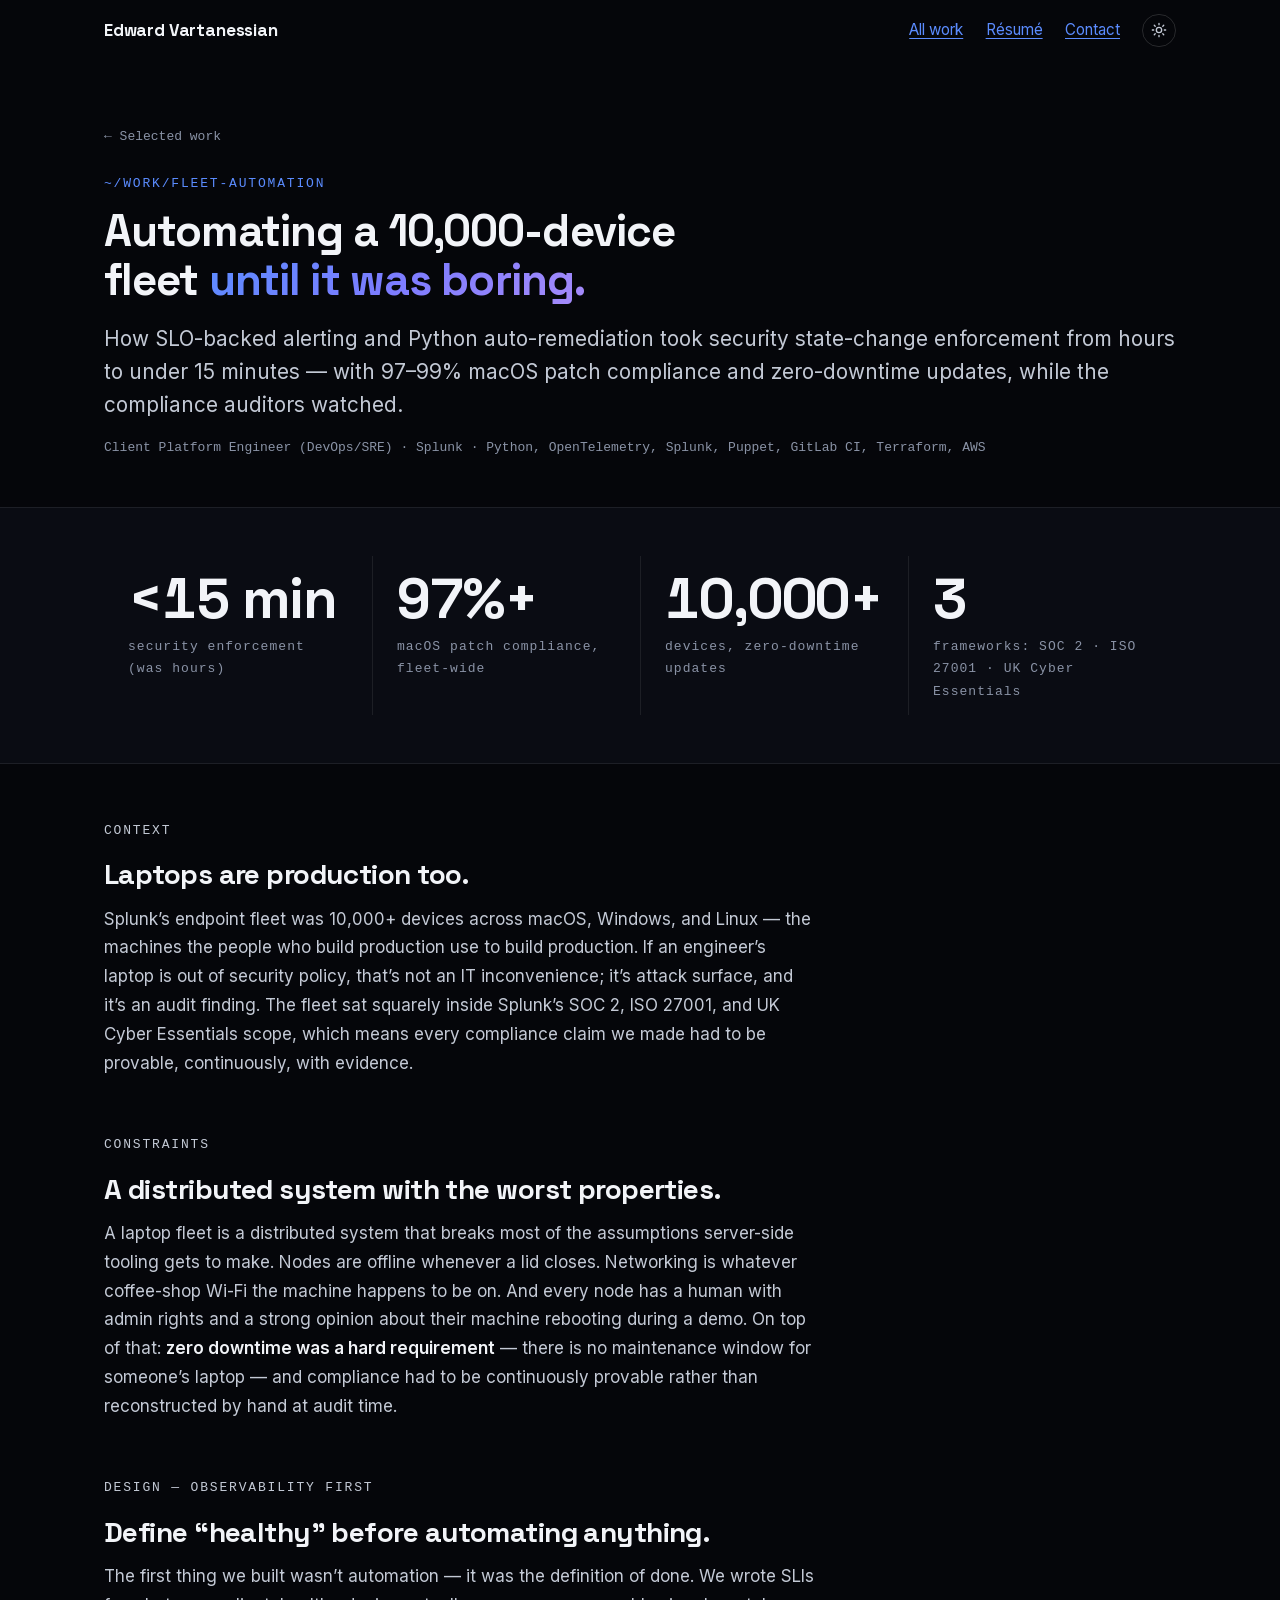
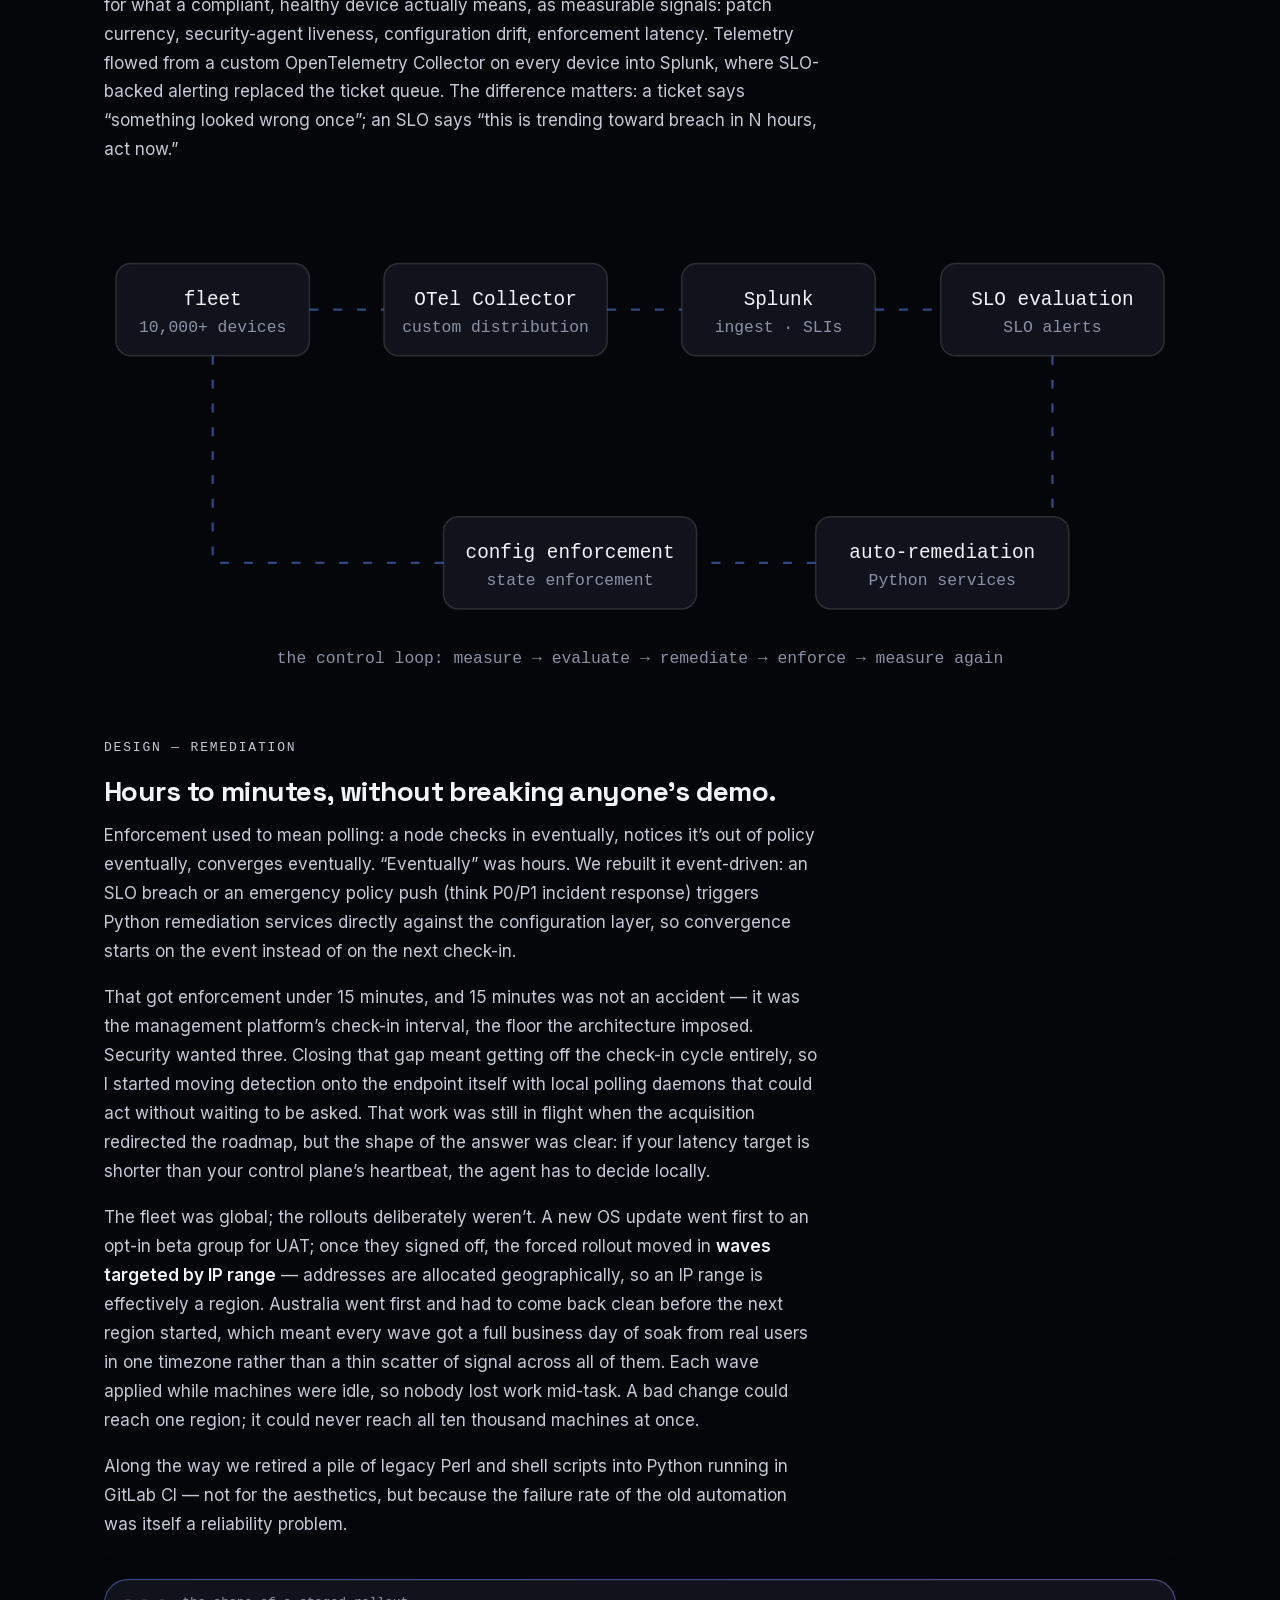
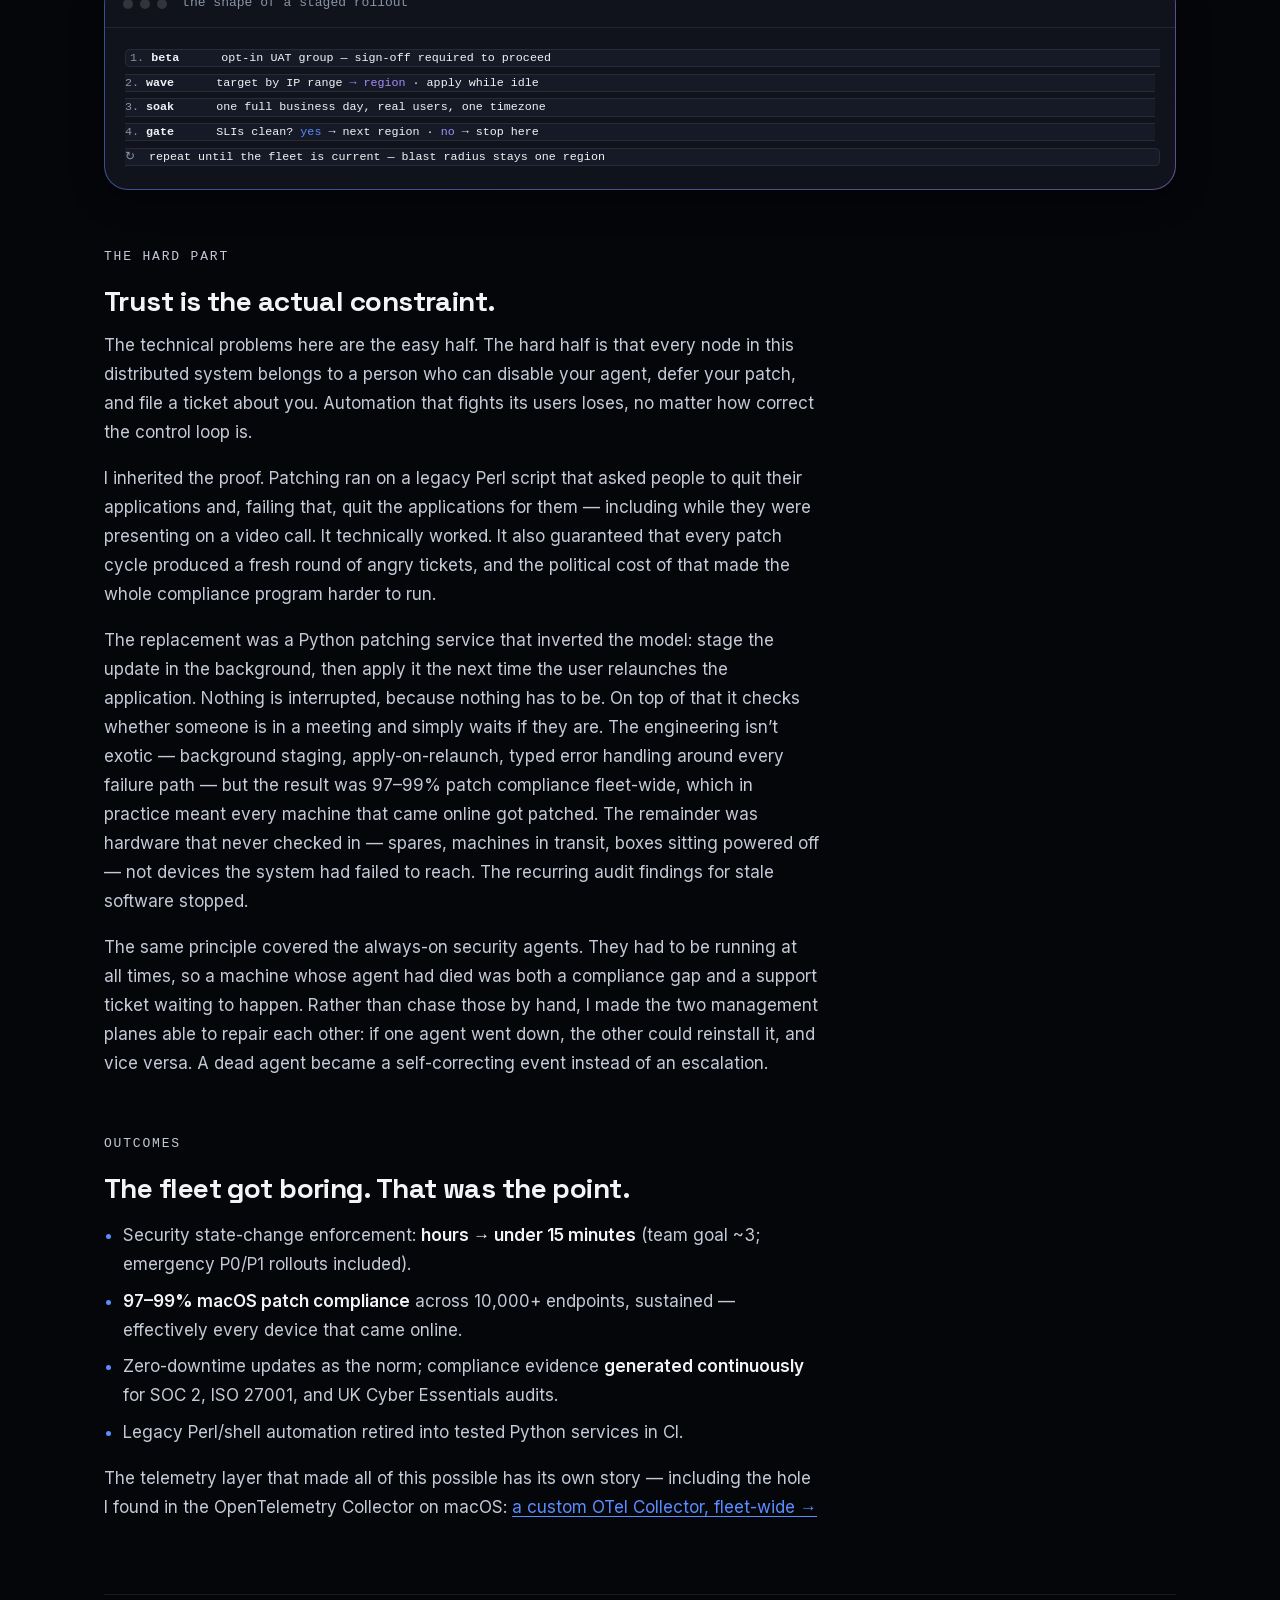
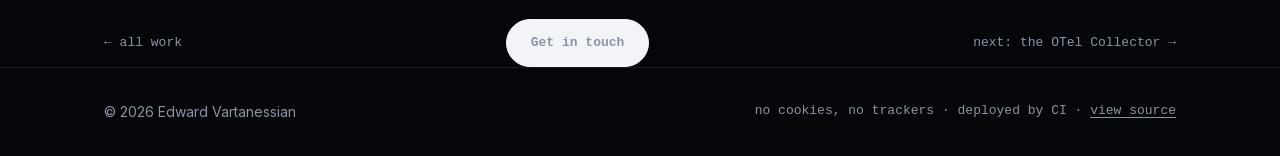
<file: work/fleet-automation.html>
<!DOCTYPE html>
<html lang="en">
<head>
  <meta charset="UTF-8">
  <meta name="viewport" content="width=device-width, initial-scale=1.0">
  <title>Automating a 10,000-device fleet — Edward Vartanessian</title>
  <meta name="description" content="How SLO-backed alerting and Python auto-remediation took security state-change enforcement from hours to under 15 minutes across 10,000+ endpoints — at 97–99% macOS patch compliance.">
  <link rel="canonical" href="https://evartanessian.dev/work/fleet-automation.html">
  <meta property="og:title" content="Automating a 10,000-device fleet until it was boring">
  <meta property="og:description" content="SLO-backed alerting, Python auto-remediation, and zero-downtime enforcement — hours to under 15 minutes, 97–99% patch compliance.">
  <meta property="og:type" content="article">
  <meta property="og:url" content="https://evartanessian.dev/work/fleet-automation.html">
  <meta property="og:image" content="https://evartanessian.dev/assets/og/fleet-automation.png">
  <meta name="theme-color" content="#05060a">
  <link rel="icon" href="../assets/favicon.svg" type="image/svg+xml">
  <link rel="apple-touch-icon" href="../assets/apple-touch-icon.png">
  <script src="../theme-init.js"></script>
  <link rel="stylesheet" href="../styles.css">
  <script type="application/ld+json">
  {
    "@context": "https://schema.org",
    "@type": "TechArticle",
    "headline": "Automating a 10,000-device fleet until it was boring",
    "author": { "@type": "Person", "name": "Edward Vartanessian", "url": "https://evartanessian.dev" },
    "url": "https://evartanessian.dev/work/fleet-automation.html"
  }
  </script>
</head>
<body>
  <a class="skip-link" href="#main">Skip to content</a>

  <header class="site-header">
    <nav class="nav" aria-label="Primary">
      <a class="nav-name" href="../index.html">Edward Vartanessian</a>
      <div class="nav-links">
        <a href="../index.html#work">All work</a>
        <a href="../resume.pdf" class="nav-hide-sm">Résumé</a>
        <a href="../index.html#contact">Contact</a>
        <button id="theme-toggle" class="theme-toggle" aria-label="Switch to light theme" title="Toggle theme">
          <svg class="icon-sun" viewBox="0 0 24 24" width="16" height="16" fill="none" stroke="currentColor" stroke-width="2" stroke-linecap="round" aria-hidden="true"><circle cx="12" cy="12" r="4"/><path d="M12 2v2m0 16v2M4.9 4.9l1.4 1.4m11.4 11.4 1.4 1.4M2 12h2m16 0h2M4.9 19.1l1.4-1.4m11.4-11.4 1.4-1.4"/></svg>
          <svg class="icon-moon" viewBox="0 0 24 24" width="16" height="16" fill="none" stroke="currentColor" stroke-width="2" stroke-linecap="round" stroke-linejoin="round" aria-hidden="true"><path d="M21 12.8A9 9 0 1 1 11.2 3a7 7 0 0 0 9.8 9.8Z"/></svg>
        </button>
      </div>
    </nav>
  </header>

  <main id="main">
    <div id="nav-sentinel" aria-hidden="true"></div>

    <article>
      <header class="cs-header container">
        <nav aria-label="Breadcrumb"><a class="breadcrumb" href="../index.html#work">← Selected work</a></nav>
        <p class="eyebrow">~/work/fleet-automation</p>
        <h1 class="cs-title">Automating a 10,000-device fleet <span class="gradient-text">until it was boring.</span></h1>
        <p class="lead">How SLO-backed alerting and Python auto-remediation took security state-change
          enforcement from hours to under 15 minutes — with 97–99% macOS patch compliance and
          zero-downtime updates, while the compliance auditors watched.</p>
        <p class="cs-meta">Client Platform Engineer (DevOps/SRE) · Splunk · Python, OpenTelemetry,
          Splunk, Puppet, GitLab CI, Terraform, AWS</p>
      </header>

      <section class="stats" aria-label="Outcomes">
        <div class="container">
          <dl class="stats-grid">
            <div class="stat" data-reveal>
              <dd class="stat-value" data-count-to="15" data-prefix="&lt;" data-suffix=" min">&lt;15 min</dd>
              <dt class="stat-label">security enforcement (was hours)</dt>
            </div>
            <div class="stat" data-reveal style="--reveal-delay: 80ms">
              <dd class="stat-value" data-count-to="97" data-suffix="%+">97%+</dd>
              <dt class="stat-label">macOS patch compliance, fleet-wide</dt>
            </div>
            <div class="stat" data-reveal style="--reveal-delay: 160ms">
              <dd class="stat-value" data-count-to="10000" data-suffix="+">10,000+</dd>
              <dt class="stat-label">devices, zero-downtime updates</dt>
            </div>
            <div class="stat" data-reveal style="--reveal-delay: 240ms">
              <dd class="stat-value" data-count-to="3">3</dd>
              <dt class="stat-label">frameworks: SOC 2 · ISO 27001 · UK Cyber Essentials</dt>
            </div>
          </dl>
        </div>
      </section>

      <div class="container prose">
        <p class="eyebrow">context</p>
        <h2 data-reveal>Laptops are production too.</h2>
        <p data-reveal>Splunk&rsquo;s endpoint fleet was 10,000+ devices across macOS, Windows, and
          Linux — the machines the people who build production use to build production. If an
          engineer&rsquo;s laptop is out of security policy, that&rsquo;s not an IT inconvenience;
          it&rsquo;s attack surface, and it&rsquo;s an audit finding. The fleet sat squarely inside
          Splunk&rsquo;s SOC 2, ISO 27001, and UK Cyber Essentials scope, which means every
          compliance claim we made had to be provable, continuously, with evidence.</p>

        <p class="eyebrow">constraints</p>
        <h2 data-reveal>A distributed system with the worst properties.</h2>
        <p data-reveal>A laptop fleet is a distributed system that breaks most of the assumptions
          server-side tooling gets to make. Nodes are offline whenever a lid closes. Networking is
          whatever coffee-shop Wi-Fi the machine happens to be on. And every node has a human with
          admin rights and a strong opinion about their machine rebooting during a demo. On top of
          that: <strong>zero downtime was a hard requirement</strong> — there is no maintenance
          window for someone&rsquo;s laptop — and compliance had to be continuously provable rather than
          reconstructed by hand at audit time.</p>

        <p class="eyebrow">design — observability first</p>
        <h2 data-reveal>Define &ldquo;healthy&rdquo; before automating anything.</h2>
        <p data-reveal>The first thing we built wasn&rsquo;t automation — it was the definition of
          done. We wrote SLIs for what a compliant, healthy device actually means, as measurable
          signals: patch currency, security-agent liveness, configuration drift, enforcement
          latency. Telemetry flowed from a custom OpenTelemetry Collector on
          every device into Splunk, where SLO-backed alerting replaced the ticket queue. The
          difference matters: a ticket says &ldquo;something looked wrong once&rdquo;; an SLO says
          &ldquo;this is trending toward breach in N hours, act now.&rdquo;</p>

        <figure class="diagram-wrap" data-reveal>
          <svg class="diagram" viewBox="0 0 720 320" role="img" aria-labelledby="fleet-diag-title fleet-diag-desc">
            <title id="fleet-diag-title">The fleet control loop</title>
            <desc id="fleet-diag-desc">Devices send telemetry through the OpenTelemetry Collector into Splunk, where SLO evaluation drives alerts into Python auto-remediation, which enforces the desired configuration state, closing the loop back at the fleet.</desc>
            <g class="d-row">
              <rect x="8" y="40" width="130" height="62" rx="10"/>
              <text x="73" y="68" class="d-label">fleet</text>
              <text x="73" y="86" class="d-sub">10,000+ devices</text>

              <rect x="188" y="40" width="150" height="62" rx="10"/>
              <text x="263" y="68" class="d-label">OTel Collector</text>
              <text x="263" y="86" class="d-sub">custom distribution</text>

              <rect x="388" y="40" width="130" height="62" rx="10"/>
              <text x="453" y="68" class="d-label">Splunk</text>
              <text x="453" y="86" class="d-sub">ingest · SLIs</text>

              <rect x="562" y="40" width="150" height="62" rx="10"/>
              <text x="637" y="68" class="d-label">SLO evaluation</text>
              <text x="637" y="86" class="d-sub">SLO alerts</text>

              <path class="d-edge" d="M138 71 H188"/>
              <path class="d-edge" d="M338 71 H388"/>
              <path class="d-edge" d="M518 71 H562"/>
            </g>
            <g class="d-row">
              <rect x="478" y="210" width="170" height="62" rx="10"/>
              <text x="563" y="238" class="d-label">auto-remediation</text>
              <text x="563" y="256" class="d-sub">Python services</text>

              <rect x="228" y="210" width="170" height="62" rx="10"/>
              <text x="313" y="238" class="d-label">config enforcement</text>
              <text x="313" y="256" class="d-sub">state enforcement</text>

              <path class="d-edge" d="M637 102 V210"/>
              <path class="d-edge" d="M478 241 H398"/>
              <path class="d-edge" d="M228 241 H73 V102"/>
              <text x="360" y="308" class="d-sub">the control loop: measure → evaluate → remediate → enforce → measure again</text>
            </g>
          </svg>
          <figcaption class="visually-hidden">The closed control loop that ran the fleet.</figcaption>
        </figure>

        <p class="eyebrow">design — remediation</p>
        <h2 data-reveal>Hours to minutes, without breaking anyone&rsquo;s demo.</h2>
        <p data-reveal>Enforcement used to mean polling: a node checks in eventually, notices
          it&rsquo;s out of policy eventually, converges eventually. &ldquo;Eventually&rdquo; was
          hours. We rebuilt it event-driven: an SLO breach or an emergency policy push (think P0/P1
          incident response) triggers Python remediation services directly against the
          configuration layer, so convergence starts on the event instead of on the next check-in.</p>
        <p data-reveal>That got enforcement under 15 minutes, and 15 minutes was not an accident —
          it was the management platform&rsquo;s check-in interval, the floor the architecture
          imposed. Security wanted three. Closing that gap meant getting off the check-in cycle
          entirely, so I started moving detection onto the endpoint itself with local polling
          daemons that could act without waiting to be asked. That work was still in flight when
          the acquisition redirected the roadmap, but the shape of the answer was clear: if your
          latency target is shorter than your control plane&rsquo;s heartbeat, the agent has to
          decide locally.</p>
        <p data-reveal>The fleet was global; the rollouts deliberately weren&rsquo;t. A new OS
          update went first to an opt-in beta group for UAT; once they signed off, the forced
          rollout moved in <strong>waves targeted by IP range</strong> — addresses are allocated
          geographically, so an IP range is effectively a region. Australia went first and had to
          come back clean before the next region started, which meant every wave got a full
          business day of soak from real users in one timezone rather than a thin scatter of
          signal across all of them. Each wave applied while machines were idle, so nobody lost
          work mid-task. A bad change could reach one region; it could never reach all ten
          thousand machines at once.</p>
        <p data-reveal>Along the way we retired a pile of legacy Perl and shell scripts into Python
          running in GitLab CI — not for the aesthetics, but because the failure
          rate of the old automation was itself a reliability problem.</p>

        <div class="terminal" data-reveal>
          <div class="terminal-bar" aria-hidden="true">
            <span class="t-dot"></span><span class="t-dot"></span><span class="t-dot"></span>
            <span class="t-title">the shape of a staged rollout</span>
          </div>
          <pre class="terminal-body" aria-label="The sequence of a staged global rollout"><code><span class="t-line"><span class="t-prompt">1.</span> <span class="t-cmd">beta</span>      opt-in UAT group — sign-off required to proceed</span>
<span class="t-line"><span class="t-prompt">2.</span> <span class="t-cmd">wave</span>      target by IP range <span class="t-res">→ region</span> · apply while idle</span>
<span class="t-line"><span class="t-prompt">3.</span> <span class="t-cmd">soak</span>      one full business day, real users, one timezone</span>
<span class="t-line"><span class="t-prompt">4.</span> <span class="t-cmd">gate</span>      SLIs clean? <span class="t-ok">yes</span> → next region · <span class="t-res">no</span> → stop here</span>
<span class="t-line"><span class="t-prompt">↻</span>  repeat until the fleet is current — blast radius stays one region</span></code></pre>
        </div>

        <p class="eyebrow">the hard part</p>
        <h2 data-reveal>Trust is the actual constraint.</h2>
        <p data-reveal>The technical problems here are the easy half. The hard half is that every
          node in this distributed system belongs to a person who can disable your agent, defer your
          patch, and file a ticket about you. Automation that fights its users loses, no matter how
          correct the control loop is.</p>
        <p data-reveal>I inherited the proof. Patching ran on a legacy Perl script that asked people
          to quit their applications and, failing that, quit the applications for them — including
          while they were presenting on a video call. It technically worked. It also guaranteed that
          every patch cycle produced a fresh round of angry tickets, and the political cost of that
          made the whole compliance program harder to run.</p>
        <p data-reveal>The replacement was a Python patching service that inverted the model: stage
          the update in the background, then apply it the next time the user relaunches the
          application. Nothing is interrupted, because nothing has to be. On top of that it checks
          whether someone is in a meeting and simply waits if they are. The engineering
          isn&rsquo;t exotic — background staging, apply-on-relaunch, typed error handling around
          every failure path — but the result was 97&ndash;99% patch compliance fleet-wide, which in
          practice meant every machine that came online got patched. The remainder was hardware that
          never checked in — spares, machines in transit, boxes sitting powered off — not devices the
          system had failed to reach. The recurring audit findings for stale software stopped.</p>
        <p data-reveal>The same principle covered the always-on security agents. They had to be
          running at all times, so a machine whose agent had died was both a compliance gap and a
          support ticket waiting to happen. Rather than chase those by hand, I made the two
          management planes able to repair each other: if one agent went down, the other could
          reinstall it, and vice versa. A dead agent became a self-correcting event instead of an
          escalation.</p>

        <p class="eyebrow">outcomes</p>
        <h2 data-reveal>The fleet got boring. That was the point.</h2>
        <ul data-reveal>
          <li>Security state-change enforcement: <strong>hours → under 15 minutes</strong> (team goal ~3;
              emergency P0/P1 rollouts included).</li>
          <li><strong>97&ndash;99% macOS patch compliance</strong> across 10,000+ endpoints, sustained —
              effectively every device that came online.</li>
          <li>Zero-downtime updates as the norm; compliance evidence <strong>generated continuously</strong>
              for SOC 2, ISO 27001, and UK Cyber Essentials audits.</li>
          <li>Legacy Perl/shell automation retired into tested Python services in CI.</li>
        </ul>
        <p data-reveal>The telemetry layer that made all of this possible has its own story —
          including the hole I found in the OpenTelemetry Collector on macOS:
          <a href="otel-collector.html">a custom OTel Collector, fleet-wide →</a></p>

        <nav class="cs-nav" aria-label="Case studies">
          <a href="../index.html#work">← all work</a>
          <a class="btn btn-primary" href="../index.html#contact">Get in touch</a>
          <a href="otel-collector.html">next: the OTel Collector →</a>
        </nav>
      </div>
    </article>
  </main>

  <footer class="site-footer">
    <div class="container footer-row">
      <p>© 2026 Edward Vartanessian</p>
      <p class="footer-mono">no cookies, no trackers · deployed by CI · <a href="https://github.com/EddieV2/my-website" rel="noopener" target="_blank">view source</a></p>
    </div>
  </footer>

  <script src="../script.js"></script>
  <script src="../rum.js" defer></script>
</body>
</html>
</file>
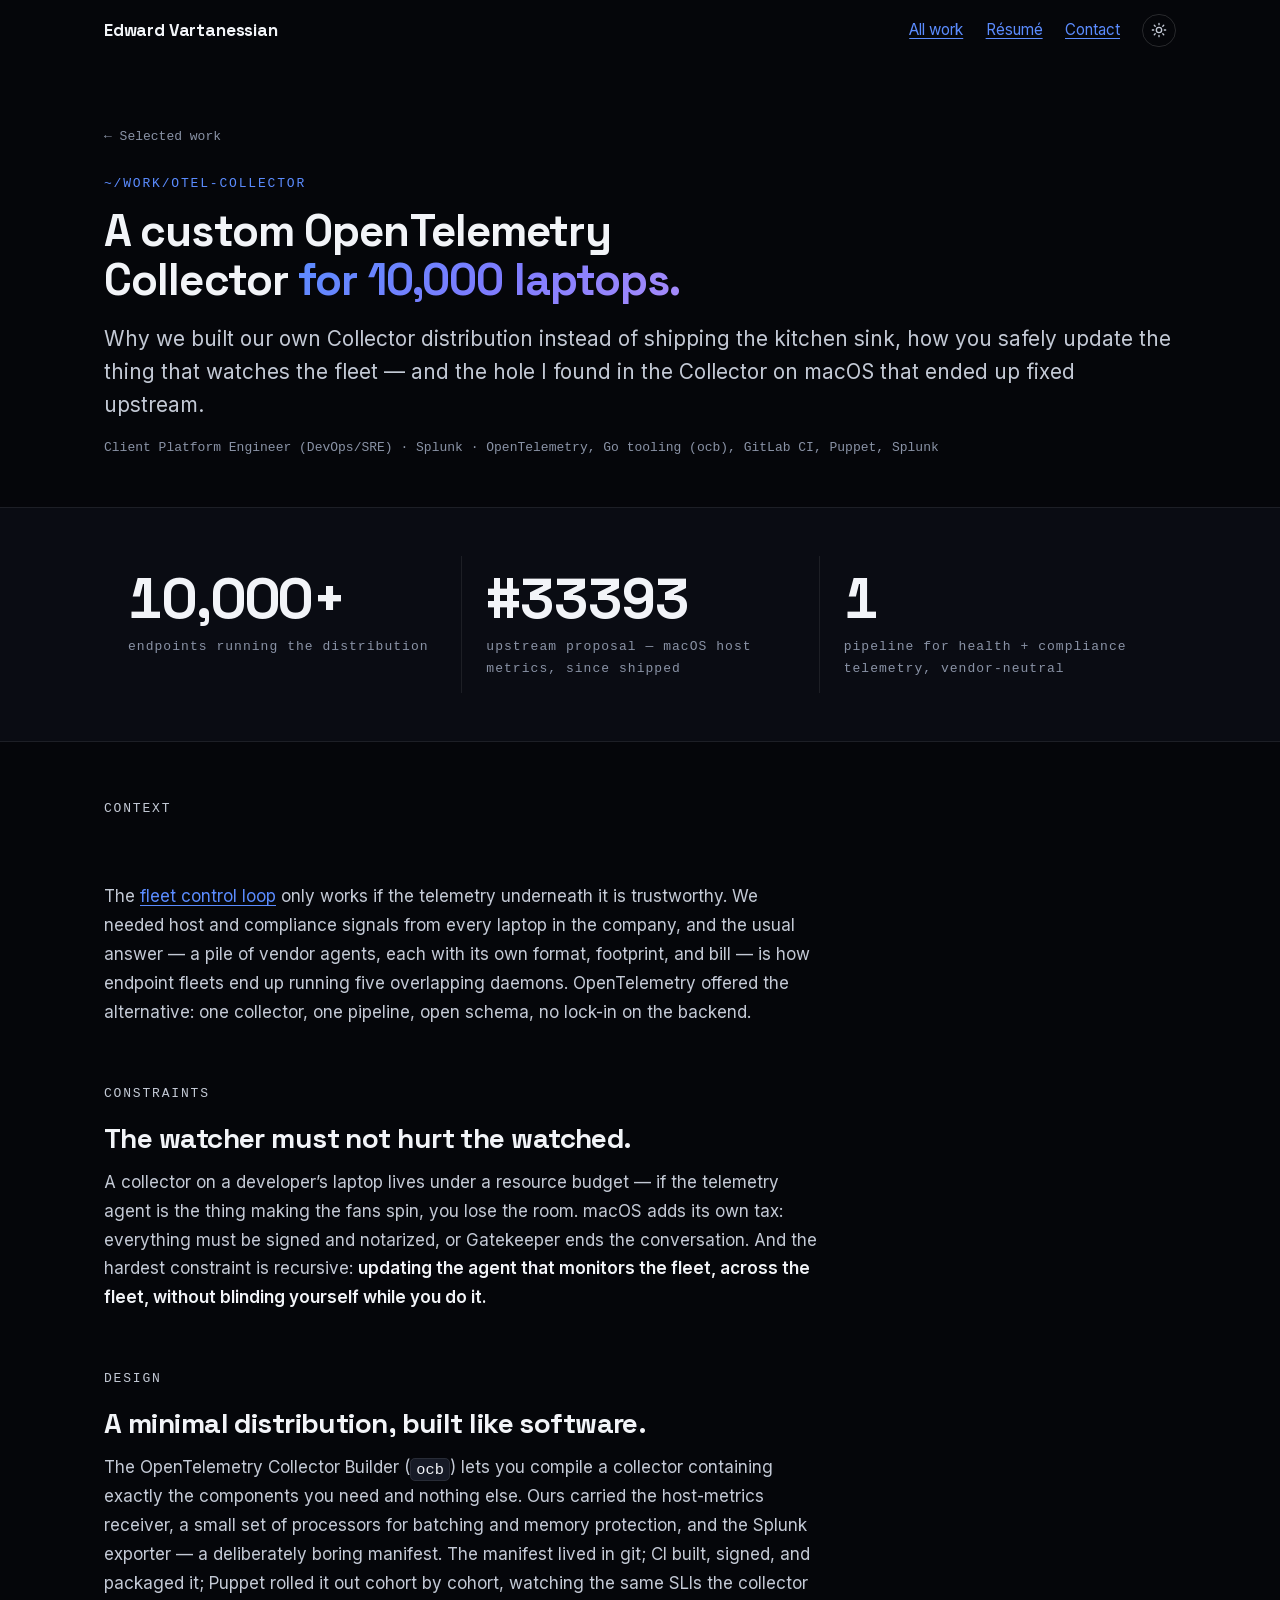
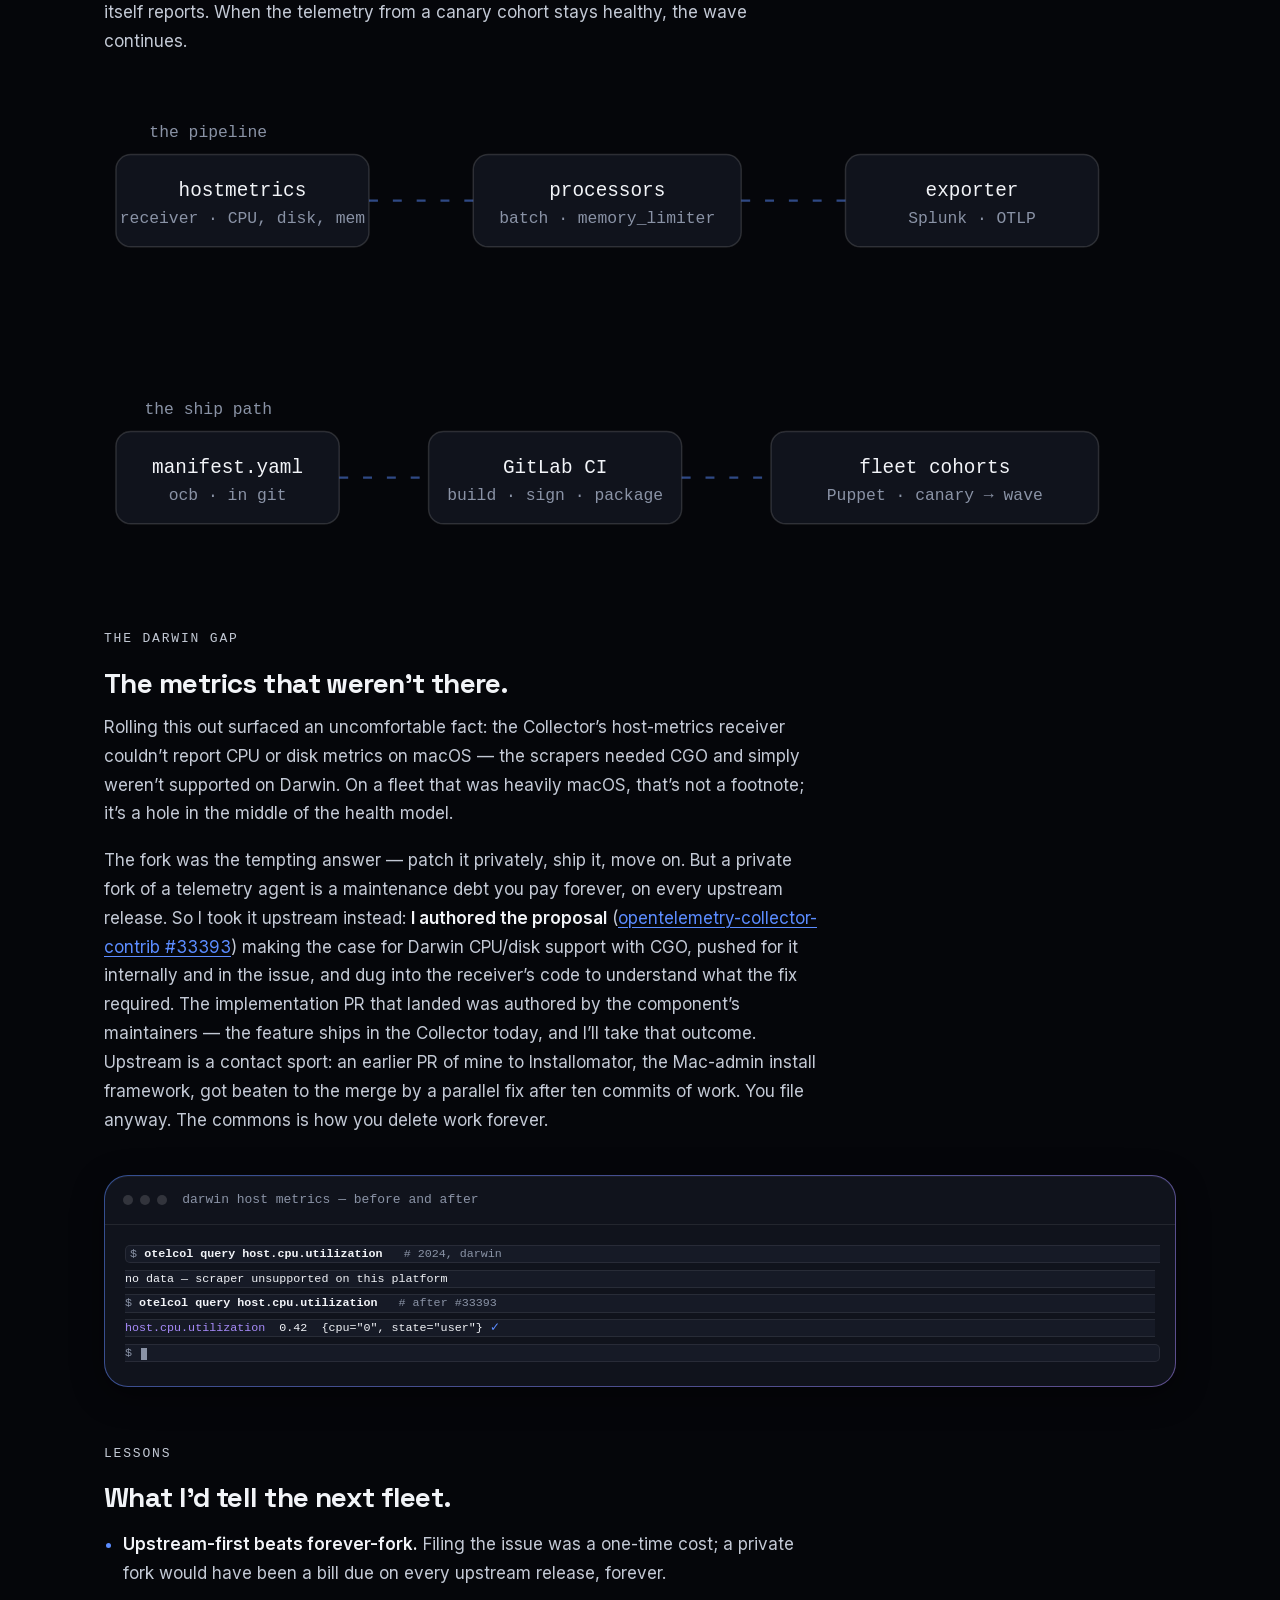
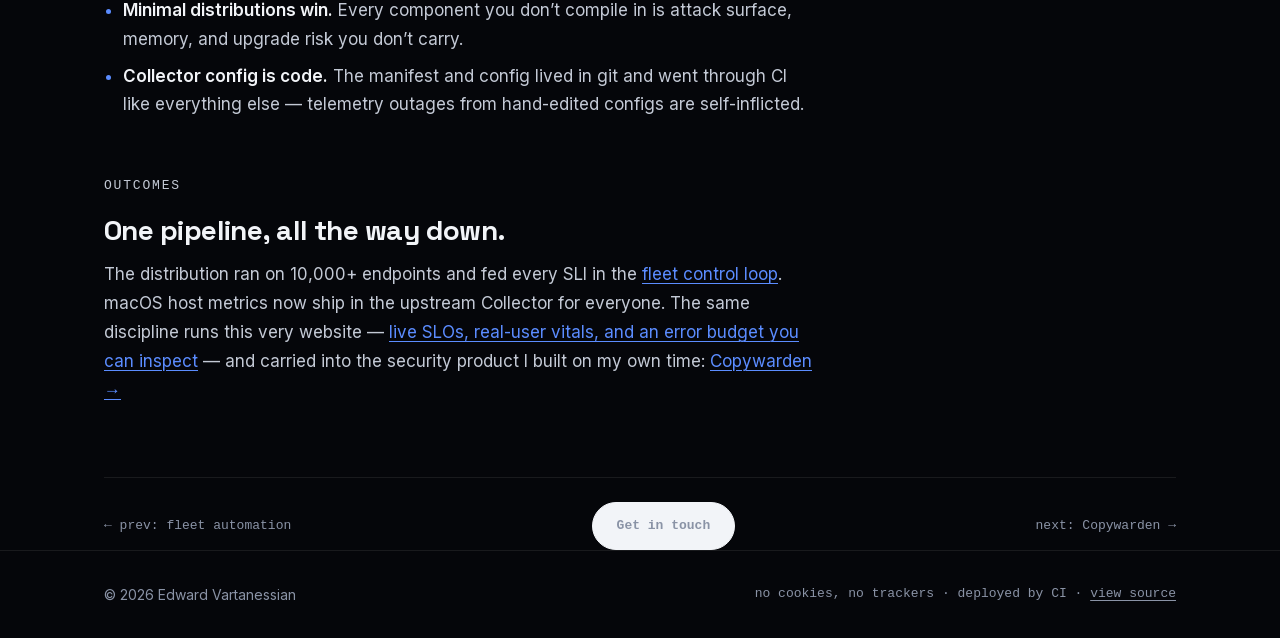
<file: work/otel-collector.html>
<!DOCTYPE html>
<html lang="en">
<head>
  <meta charset="UTF-8">
  <meta name="viewport" content="width=device-width, initial-scale=1.0">
  <title>A custom OpenTelemetry Collector, fleet-wide — Edward Vartanessian</title>
  <meta name="description" content="Building a minimal OpenTelemetry Collector distribution, shipping it to 10,000+ devices, and driving macOS host-metrics support upstream (proposal #33393).">
  <link rel="canonical" href="https://evartanessian.dev/work/otel-collector.html">
  <meta property="og:title" content="A custom OpenTelemetry Collector for 10,000 laptops">
  <meta property="og:description" content="A minimal Collector distribution shipped fleet-wide — and the macOS host-metrics gap driven upstream (proposal #33393).">
  <meta property="og:type" content="article">
  <meta property="og:url" content="https://evartanessian.dev/work/otel-collector.html">
  <meta property="og:image" content="https://evartanessian.dev/assets/og/otel-collector.png">
  <meta name="theme-color" content="#05060a">
  <link rel="icon" href="../assets/favicon.svg" type="image/svg+xml">
  <link rel="apple-touch-icon" href="../assets/apple-touch-icon.png">
  <script src="../theme-init.js"></script>
  <link rel="stylesheet" href="../styles.css">
  <script type="application/ld+json">
  {
    "@context": "https://schema.org",
    "@type": "TechArticle",
    "headline": "A custom OpenTelemetry Collector for 10,000 laptops",
    "author": { "@type": "Person", "name": "Edward Vartanessian", "url": "https://evartanessian.dev" },
    "url": "https://evartanessian.dev/work/otel-collector.html"
  }
  </script>
</head>
<body>
  <a class="skip-link" href="#main">Skip to content</a>

  <header class="site-header">
    <nav class="nav" aria-label="Primary">
      <a class="nav-name" href="../index.html">Edward Vartanessian</a>
      <div class="nav-links">
        <a href="../index.html#work">All work</a>
        <a href="../resume.pdf" class="nav-hide-sm">Résumé</a>
        <a href="../index.html#contact">Contact</a>
        <button id="theme-toggle" class="theme-toggle" aria-label="Switch to light theme" title="Toggle theme">
          <svg class="icon-sun" viewBox="0 0 24 24" width="16" height="16" fill="none" stroke="currentColor" stroke-width="2" stroke-linecap="round" aria-hidden="true"><circle cx="12" cy="12" r="4"/><path d="M12 2v2m0 16v2M4.9 4.9l1.4 1.4m11.4 11.4 1.4 1.4M2 12h2m16 0h2M4.9 19.1l1.4-1.4m11.4-11.4 1.4-1.4"/></svg>
          <svg class="icon-moon" viewBox="0 0 24 24" width="16" height="16" fill="none" stroke="currentColor" stroke-width="2" stroke-linecap="round" stroke-linejoin="round" aria-hidden="true"><path d="M21 12.8A9 9 0 1 1 11.2 3a7 7 0 0 0 9.8 9.8Z"/></svg>
        </button>
      </div>
    </nav>
  </header>

  <main id="main">
    <div id="nav-sentinel" aria-hidden="true"></div>

    <article>
      <header class="cs-header container">
        <nav aria-label="Breadcrumb"><a class="breadcrumb" href="../index.html#work">← Selected work</a></nav>
        <p class="eyebrow">~/work/otel-collector</p>
        <h1 class="cs-title">A custom OpenTelemetry Collector <span class="gradient-text">for 10,000 laptops.</span></h1>
        <p class="lead">Why we built our own Collector distribution instead of shipping the
          kitchen sink, how you safely update the thing that watches the fleet — and the hole I
          found in the Collector on macOS that ended up fixed upstream.</p>
        <p class="cs-meta">Client Platform Engineer (DevOps/SRE) · Splunk · OpenTelemetry, Go
          tooling (ocb), GitLab CI, Puppet, Splunk</p>
      </header>

      <section class="stats" aria-label="Outcomes">
        <div class="container">
          <dl class="stats-grid">
            <div class="stat" data-reveal>
              <dd class="stat-value" data-count-to="10000" data-suffix="+">10,000+</dd>
              <dt class="stat-label">endpoints running the distribution</dt>
            </div>
            <div class="stat" data-reveal style="--reveal-delay: 80ms">
              <dd class="stat-value stat-badge">#33393</dd>
              <dt class="stat-label">upstream proposal — macOS host metrics, since shipped</dt>
            </div>
            <div class="stat" data-reveal style="--reveal-delay: 160ms">
              <dd class="stat-value">1</dd>
              <dt class="stat-label">pipeline for health + compliance telemetry, vendor-neutral</dt>
            </div>
          </dl>
        </div>
      </section>

      <div class="container prose">
        <p class="eyebrow">context</p>
        <h2 data-reveal>The fleet&rsquo;s SLOs needed eyes.</h2>
        <p data-reveal>The <a href="fleet-automation.html">fleet control loop</a> only works if the
          telemetry underneath it is trustworthy. We needed host and compliance signals from every
          laptop in the company, and the usual answer — a pile of vendor agents, each with its own
          format, footprint, and bill — is how endpoint fleets end up running five overlapping
          daemons. OpenTelemetry offered the alternative: one collector, one pipeline, open
          schema, no lock-in on the backend.</p>

        <p class="eyebrow">constraints</p>
        <h2 data-reveal>The watcher must not hurt the watched.</h2>
        <p data-reveal>A collector on a developer&rsquo;s laptop lives under a resource budget — if
          the telemetry agent is the thing making the fans spin, you lose the room. macOS adds its
          own tax: everything must be signed and notarized, or Gatekeeper ends the conversation.
          And the hardest constraint is recursive: <strong>updating the agent that monitors the
          fleet, across the fleet, without blinding yourself while you do it.</strong></p>

        <p class="eyebrow">design</p>
        <h2 data-reveal>A minimal distribution, built like software.</h2>
        <p data-reveal>The OpenTelemetry Collector Builder (<code>ocb</code>) lets you compile a
          collector containing exactly the components you need and nothing else. Ours carried the
          host-metrics receiver, a small set of processors for batching and memory protection, and
          the Splunk exporter — a deliberately boring manifest. The manifest lived in git; CI built,
          signed, and packaged it; Puppet rolled it out cohort by cohort, watching the same SLIs
          the collector itself reports. When the telemetry from a canary cohort stays healthy, the
          wave continues.</p>

        <figure class="diagram-wrap" data-reveal>
          <svg class="diagram" viewBox="0 0 720 320" role="img" aria-labelledby="otel-diag-title otel-diag-desc">
            <title id="otel-diag-title">Telemetry pipeline and ship path</title>
            <desc id="otel-diag-desc">Top row: the telemetry pipeline from the host-metrics receiver through batch and memory-limiter processors to the Splunk exporter. Bottom row: the ship path from the ocb manifest through GitLab CI signing to packages rolled out to fleet cohorts by Puppet.</desc>
            <g class="d-row">
              <text x="70" y="28" class="d-sub">the pipeline</text>
              <rect x="8" y="40" width="170" height="62" rx="10"/>
              <text x="93" y="68" class="d-label">hostmetrics</text>
              <text x="93" y="86" class="d-sub">receiver · CPU, disk, mem</text>

              <rect x="248" y="40" width="180" height="62" rx="10"/>
              <text x="338" y="68" class="d-label">processors</text>
              <text x="338" y="86" class="d-sub">batch · memory_limiter</text>

              <rect x="498" y="40" width="170" height="62" rx="10"/>
              <text x="583" y="68" class="d-label">exporter</text>
              <text x="583" y="86" class="d-sub">Splunk · OTLP</text>

              <path class="d-edge" d="M178 71 H248"/>
              <path class="d-edge" d="M428 71 H498"/>
            </g>
            <g class="d-row">
              <text x="70" y="214" class="d-sub">the ship path</text>
              <rect x="8" y="226" width="150" height="62" rx="10"/>
              <text x="83" y="254" class="d-label">manifest.yaml</text>
              <text x="83" y="272" class="d-sub">ocb · in git</text>

              <rect x="218" y="226" width="170" height="62" rx="10"/>
              <text x="303" y="254" class="d-label">GitLab CI</text>
              <text x="303" y="272" class="d-sub">build · sign · package</text>

              <rect x="448" y="226" width="220" height="62" rx="10"/>
              <text x="558" y="254" class="d-label">fleet cohorts</text>
              <text x="558" y="272" class="d-sub">Puppet · canary → wave</text>

              <path class="d-edge" d="M158 257 H218"/>
              <path class="d-edge" d="M388 257 H448"/>
            </g>
          </svg>
          <figcaption class="visually-hidden">The collector&rsquo;s telemetry pipeline and its deployment path.</figcaption>
        </figure>

        <p class="eyebrow">the darwin gap</p>
        <h2 data-reveal>The metrics that weren&rsquo;t there.</h2>
        <p data-reveal>Rolling this out surfaced an uncomfortable fact: the Collector&rsquo;s
          host-metrics receiver couldn&rsquo;t report CPU or disk metrics on macOS — the scrapers
          needed CGO and simply weren&rsquo;t supported on Darwin. On a fleet that was heavily
          macOS, that&rsquo;s not a footnote; it&rsquo;s a hole in the middle of the health model.</p>
        <p data-reveal>The fork was the tempting answer — patch it privately, ship it, move on. But
          a private fork of a telemetry agent is a maintenance debt you pay forever, on every
          upstream release. So I took it upstream instead:
          <strong>I authored the proposal</strong> (<a href="https://github.com/open-telemetry/opentelemetry-collector-contrib/issues/33393"
          rel="noopener" target="_blank">opentelemetry-collector-contrib #33393</a>) making the
          case for Darwin CPU/disk support with CGO, pushed for it internally and in the issue, and
          dug into the receiver&rsquo;s code to understand what the fix required. The
          implementation PR that landed was authored by the component&rsquo;s maintainers — the
          feature ships in the Collector today, and I&rsquo;ll take that outcome. Upstream is a
          contact sport: an earlier PR of mine to Installomator, the Mac-admin install framework,
          got beaten to the merge by a parallel fix after ten commits of work. You file anyway.
          The commons is how you delete work forever.</p>

        <div class="terminal" data-reveal>
          <div class="terminal-bar" aria-hidden="true">
            <span class="t-dot"></span><span class="t-dot"></span><span class="t-dot"></span>
            <span class="t-title">darwin host metrics — before and after</span>
          </div>
          <pre class="terminal-body" aria-label="Before and after: querying host CPU metrics on macOS"><code><span class="t-line"><span class="t-prompt">$</span> <span class="t-cmd">otelcol query host.cpu.utilization</span>   <span class="t-prompt"># 2024, darwin</span></span>
<span class="t-line">no data — scraper unsupported on this platform</span>
<span class="t-line"><span class="t-prompt">$</span> <span class="t-cmd">otelcol query host.cpu.utilization</span>   <span class="t-prompt"># after #33393</span></span>
<span class="t-line"><span class="t-res">host.cpu.utilization</span>  0.42  {cpu="0", state="user"} <span class="t-ok">✓</span></span>
<span class="t-line"><span class="t-prompt">$</span> <span class="t-caret"></span></span></code></pre>
        </div>

        <p class="eyebrow">lessons</p>
        <h2 data-reveal>What I&rsquo;d tell the next fleet.</h2>
        <ul data-reveal>
          <li><strong>Upstream-first beats forever-fork.</strong> Filing the issue was a one-time
              cost; a private fork would have been a bill due on every upstream release, forever.</li>
          <li><strong>Minimal distributions win.</strong> Every component you don&rsquo;t compile in is
              attack surface, memory, and upgrade risk you don&rsquo;t carry.</li>
          <li><strong>Collector config is code.</strong> The manifest and config lived in git and went
              through CI like everything else — telemetry outages from hand-edited configs are
              self-inflicted.</li>
        </ul>

        <p class="eyebrow">outcomes</p>
        <h2 data-reveal>One pipeline, all the way down.</h2>
        <p data-reveal>The distribution ran on 10,000+ endpoints and fed every SLI in the
          <a href="fleet-automation.html">fleet control loop</a>. macOS host metrics now ship in the
          upstream Collector for everyone. The same discipline runs this very website —
          <a href="../observability.html">live SLOs, real-user vitals, and an error budget you can
          inspect</a> — and carried into the security product I built on my own time:
          <a href="copywarden.html">Copywarden →</a></p>

        <nav class="cs-nav" aria-label="Case studies">
          <a href="fleet-automation.html">← prev: fleet automation</a>
          <a class="btn btn-primary" href="../index.html#contact">Get in touch</a>
          <a href="copywarden.html">next: Copywarden →</a>
        </nav>
      </div>
    </article>
  </main>

  <footer class="site-footer">
    <div class="container footer-row">
      <p>© 2026 Edward Vartanessian</p>
      <p class="footer-mono">no cookies, no trackers · deployed by CI · <a href="https://github.com/EddieV2/my-website" rel="noopener" target="_blank">view source</a></p>
    </div>
  </footer>

  <script src="../script.js"></script>
  <script src="../rum.js" defer></script>
</body>
</html>
</file>
<file: styles.css>
/* ===========================================================================
   Edward Vartanessian — personal site v2
   Dark-first. Vanilla CSS, no build step. Space Grotesk + Inter + system mono.
   Motion: transform/opacity only, fully gated behind prefers-reduced-motion.
   =========================================================================== */

/* Self-hosted variable fonts (latin subset) — no third-party requests. */
@font-face {
  font-family: "Space Grotesk";
  src: url("assets/fonts/space-grotesk-var-latin.woff2") format("woff2");
  font-weight: 300 700;
  font-style: normal;
  font-display: swap;
  unicode-range: U+0000-00FF, U+0131, U+0152-0153, U+02BB-02BC, U+02C6, U+02DA, U+02DC, U+2000-206F, U+2074, U+20AC, U+2122, U+2191, U+2193, U+2212, U+2215, U+FEFF, U+FFFD;
}
@font-face {
  font-family: "Inter";
  src: url("assets/fonts/inter-var-latin.woff2") format("woff2");
  font-weight: 100 900;
  font-style: normal;
  font-display: swap;
  unicode-range: U+0000-00FF, U+0131, U+0152-0153, U+02BB-02BC, U+02C6, U+02DA, U+02DC, U+2000-206F, U+2074, U+20AC, U+2122, U+2191, U+2193, U+2212, U+2215, U+FEFF, U+FFFD;
}

/* Metric-tuned fallback so the display face doesn't jump on font swap */
@font-face {
  font-family: "Space Grotesk Fallback";
  src: local("Arial");
  size-adjust: 105%;
  ascent-override: 98%;
}

/* ----------------------------- Tokens: dark (default) -------------------- */
:root {
  --bg-0: #05060a;
  --bg-1: #0a0c13;
  --surface: #10131c;
  --surface-2: #161a26;
  --border: rgba(255, 255, 255, 0.08);
  --border-strong: rgba(255, 255, 255, 0.14);
  --text-hi: #f2f4f8;
  --text: #c3c9d5;
  --text-muted: #8a93a6;
  --accent: #5b8cff;
  --accent-2: #a78bfa;
  --grad: linear-gradient(135deg, #5b8cff 0%, #7c7cff 50%, #a78bfa 100%);
  --grad-border: linear-gradient(135deg, rgba(91, 140, 255, 0.55), rgba(167, 139, 250, 0.55));
  --glow-blue: rgba(91, 140, 255, 0.22);
  --glow-purple: rgba(167, 139, 250, 0.18);
  --btn-bg: #f2f4f8;
  --btn-fg: #05060a;
  --nav-bg: rgba(5, 6, 10, 0.62);
  --grid-line: rgba(255, 255, 255, 0.045);
  --shadow-card: inset 0 1px 0 rgba(255, 255, 255, 0.04), 0 8px 32px rgba(0, 0, 0, 0.45);
  --shadow-glow: 0 0 48px -12px rgba(91, 140, 255, 0.35);
  --font-display: "Space Grotesk", "Space Grotesk Fallback", "Helvetica Neue", Arial, sans-serif;
  --font-body: "Inter", -apple-system, "Segoe UI", Roboto, "Helvetica Neue", Arial, sans-serif;
  --font-mono: ui-monospace, "SF Mono", SFMono-Regular, Menlo, Consolas, monospace;
  --container: 72rem;
  color-scheme: dark;
}

/* ----------------------------- Tokens: light ------------------------------ */
:root[data-theme="light"] {
  --bg-0: #fafbfe;
  --bg-1: #f2f4fa;
  --surface: #ffffff;
  --surface-2: #edf0f7;
  --border: rgba(11, 18, 32, 0.1);
  --border-strong: rgba(11, 18, 32, 0.18);
  --text-hi: #0b1220;
  --text: #333d52;
  --text-muted: #5a657d;
  --accent: #2557d6;
  --accent-2: #6d28d9;
  --grad: linear-gradient(135deg, #2557d6 0%, #4f46e5 50%, #6d28d9 100%);
  --grad-border: linear-gradient(135deg, rgba(37, 87, 214, 0.45), rgba(109, 40, 217, 0.45));
  --glow-blue: rgba(37, 87, 214, 0.1);
  --glow-purple: rgba(109, 40, 217, 0.08);
  --btn-bg: #0b1220;
  --btn-fg: #ffffff;
  --nav-bg: rgba(250, 251, 254, 0.72);
  --grid-line: rgba(11, 18, 32, 0.05);
  --shadow-card: 0 1px 2px rgba(11, 18, 32, 0.06), 0 12px 32px rgba(11, 18, 32, 0.08);
  --shadow-glow: 0 12px 40px -12px rgba(37, 87, 214, 0.25);
  color-scheme: light;
}

/* ----------------------------- Type scale --------------------------------- */
:root {
  --fs-display: clamp(2.6rem, 1.2rem + 5.5vw, 4.75rem);
  --fs-h2: clamp(1.8rem, 1.1rem + 2.6vw, 2.75rem);
  --fs-h3: clamp(1.125rem, 1rem + 0.4vw, 1.3rem);
  --fs-stat: clamp(2.25rem, 1.3rem + 3.2vw, 3.5rem);
  --fs-body: clamp(1rem, 0.96rem + 0.2vw, 1.0625rem);
  --fs-lead: clamp(1.1rem, 1rem + 0.6vw, 1.3rem);
  --fs-mono: 0.8125rem;
  --fs-small: 0.875rem;
}

/* ----------------------------- Base --------------------------------------- */
* { box-sizing: border-box; }

@media (prefers-reduced-motion: no-preference) {
  html { scroll-behavior: smooth; }
}

body {
  margin: 0;
  font-family: var(--font-body);
  font-size: var(--fs-body);
  line-height: 1.7;
  background: var(--bg-0);
  color: var(--text);
  -webkit-font-smoothing: antialiased;
  overflow-x: hidden;
}

h1, h2, h3 { font-family: var(--font-display); color: var(--text-hi); }
h2 { font-size: var(--fs-h2); font-weight: 700; letter-spacing: -0.02em; line-height: 1.1; margin: 0 0 1rem; }
h3 { font-size: var(--fs-h3); font-weight: 500; letter-spacing: -0.01em; line-height: 1.3; margin: 0 0 0.5rem; }

a { color: var(--accent); text-decoration-thickness: 1px; text-underline-offset: 3px; }
a:hover { color: var(--accent-2); }

:focus-visible { outline: 2px solid var(--accent); outline-offset: 3px; border-radius: 4px; }

::selection { background: rgba(91, 140, 255, 0.35); color: var(--text-hi); }
.gradient-text::selection { -webkit-text-fill-color: var(--text-hi); }

.container {
  max-width: var(--container);
  margin: 0 auto;
  padding-inline: clamp(1.25rem, 4vw, 2.5rem);
}

section { scroll-margin-top: 5.5rem; }

.visually-hidden {
  position: absolute; width: 1px; height: 1px; margin: -1px;
  clip-path: inset(50%); overflow: hidden; white-space: nowrap;
}

.skip-link {
  position: fixed;
  top: 0.75rem; left: -999px;
  background: var(--btn-bg); color: var(--btn-fg);
  padding: 0.55rem 1.1rem; border-radius: 999px;
  font-weight: 600; text-decoration: none;
  z-index: 100;
}
.skip-link:focus { left: 0.75rem; }

/* Eyebrow: the mono connective tissue */
.eyebrow {
  display: block;
  font-family: var(--font-mono);
  font-size: var(--fs-mono);
  font-weight: 400;
  text-transform: uppercase;
  letter-spacing: 0.14em;
  color: var(--accent);
  margin: 0 0 0.75rem;
}

/* Gradient text with graceful fallback */
.gradient-text { color: var(--accent); padding-right: 0.05em; }
@supports ((-webkit-background-clip: text) or (background-clip: text)) {
  .gradient-text {
    background: var(--grad);
    -webkit-background-clip: text;
    background-clip: text;
    -webkit-text-fill-color: transparent;
    color: var(--text-hi);
  }
}

/* ----------------------------- Nav ---------------------------------------- */
.site-header {
  position: fixed;
  inset: 0 0 auto;
  z-index: 10;
  border-bottom: 1px solid transparent;
  transition: background-color 0.25s ease, border-color 0.25s ease;
}

body.scrolled .site-header {
  background: var(--nav-bg);
  -webkit-backdrop-filter: blur(14px) saturate(1.4);
  backdrop-filter: blur(14px) saturate(1.4);
  border-bottom-color: var(--border);
}
@supports not (backdrop-filter: blur(1px)) {
  body.scrolled .site-header { background: var(--bg-0); }
}

.nav {
  max-width: var(--container);
  margin: 0 auto;
  padding: 0.85rem clamp(1.25rem, 4vw, 2.5rem);
  display: flex;
  align-items: center;
  justify-content: space-between;
  gap: 1rem;
}

.nav-name {
  font-family: var(--font-display);
  font-weight: 700;
  letter-spacing: -0.01em;
  color: var(--text-hi);
  text-decoration: none;
}

.nav-links { display: flex; align-items: center; gap: 1.4rem; font-size: 0.95rem; }

.nav-links a[data-spy] {
  position: relative;
  color: var(--text-muted);
  text-decoration: none;
  padding-block: 0.25rem;
}
.nav-links a[data-spy]::after {
  content: "";
  position: absolute;
  left: 0; right: 0; bottom: 0;
  height: 2px;
  background: var(--grad);
  border-radius: 2px;
  transform: scaleX(0);
  transform-origin: left;
  transition: transform 0.2s ease;
}
.nav-links a[data-spy]:hover,
.nav-links a[aria-current="true"] { color: var(--text-hi); }
.nav-links a[data-spy]:hover::after,
.nav-links a[aria-current="true"]::after { transform: scaleX(1); }

.theme-toggle {
  display: grid;
  place-items: center;
  border: 1px solid var(--border-strong);
  background: transparent;
  color: var(--text);
  border-radius: 999px;
  width: 2.1rem;
  height: 2.1rem;
  cursor: pointer;
  transition: border-color 0.2s ease, color 0.2s ease;
}
.theme-toggle:hover { border-color: var(--accent); color: var(--accent); }
.theme-toggle svg { grid-area: 1 / 1; transition: opacity 0.25s ease; }
/* dark shows sun (tap → light); light shows moon */
.icon-moon { opacity: 0; }
:root[data-theme="light"] .icon-sun { opacity: 0; }
:root[data-theme="light"] .icon-moon { opacity: 1; }

@media (max-width: 540px) {
  .nav-links { gap: 0.9rem; font-size: 0.88rem; }
  .nav-hide-sm { display: none; }
}

/* ----------------------------- Hero --------------------------------------- */
.hero {
  position: relative;
  min-height: min(92svh, 56rem);
  display: flex;
  align-items: center;
  overflow: hidden;
  padding-top: 5.5rem;
}

.hero-bg { position: absolute; inset: 0; pointer-events: none; }

.hero-grid {
  position: absolute;
  inset: 0 0 40% 0;
  background-image: url("data:image/svg+xml,%3Csvg xmlns='http://www.w3.org/2000/svg' width='48' height='48'%3E%3Cpath d='M48 .5H.5V48' fill='none' stroke='%23ffffff' stroke-opacity='.05'/%3E%3C/svg%3E");
  -webkit-mask-image: radial-gradient(ellipse 80% 60% at 50% 0%, black, transparent 72%);
  mask-image: radial-gradient(ellipse 80% 60% at 50% 0%, black, transparent 72%);
}
:root[data-theme="light"] .hero-grid {
  background-image: url("data:image/svg+xml,%3Csvg xmlns='http://www.w3.org/2000/svg' width='48' height='48'%3E%3Cpath d='M48 .5H.5V48' fill='none' stroke='%230b1220' stroke-opacity='.06'/%3E%3C/svg%3E");
}

.orb { position: absolute; aspect-ratio: 1; border-radius: 50%; will-change: auto; }
.orb-a {
  width: 60vmin;
  top: -12%; left: -8%;
  background: radial-gradient(closest-side, var(--glow-blue), transparent 70%);
}
.orb-b {
  width: 48vmin;
  top: 34%; right: -6%;
  background: radial-gradient(closest-side, var(--glow-purple), transparent 70%);
}

.hero-inner { position: relative; width: 100%; }

.hero-term {
  font-family: var(--font-mono);
  font-size: var(--fs-mono);
  margin: 0 0 0.4rem;
}
.hero-term .prompt { color: var(--text-muted); }
#typed { color: var(--accent); }

.caret, .t-caret {
  display: inline-block;
  width: 0.55em;
  height: 1em;
  margin-left: 2px;
  vertical-align: text-bottom;
  background: var(--accent);
}

.hero-kicker {
  font-family: var(--font-mono);
  font-size: var(--fs-mono);
  text-transform: uppercase;
  letter-spacing: 0.14em;
  color: var(--text-muted);
  margin: 0 0 1.25rem;
}

.hero-title {
  font-size: var(--fs-display);
  font-weight: 700;
  letter-spacing: -0.03em;
  line-height: 1.05;
  margin: 0 0 1.5rem;
  max-width: 18ch;
}

.hero-sub {
  font-size: var(--fs-lead);
  line-height: 1.6;
  color: var(--text);
  max-width: 46ch;
  margin: 0 0 0.9rem;
}
.hero-sub strong { color: var(--text-hi); font-weight: 600; }

.hero-meta { color: var(--text-muted); font-size: var(--fs-small); margin: 0 0 2rem; }

.hero-actions { display: flex; flex-wrap: wrap; gap: 0.75rem; }

.btn {
  display: inline-flex;
  align-items: center;
  gap: 0.45rem;
  padding: 0.75rem 1.5rem;
  border-radius: 999px;
  border: 1px solid var(--border-strong);
  background: transparent;
  color: var(--text-hi);
  text-decoration: none;
  font-weight: 600;
  font-size: 0.95rem;
  transition: transform 0.16s ease, border-color 0.16s ease, box-shadow 0.16s ease, color 0.16s ease;
}
.btn:hover { border-color: var(--accent); color: var(--text-hi); transform: translateY(-1px); }
.btn svg { opacity: 0.6; }

.btn-primary {
  background: var(--btn-bg);
  border-color: var(--btn-bg);
  color: var(--btn-fg);
}
.btn-primary:hover { color: var(--btn-fg); box-shadow: var(--shadow-glow); }


/* ----------------------------- Sections ----------------------------------- */
.section { padding-block: clamp(5rem, 10vw, 8.5rem); }
.section-alt { background: var(--bg-1); }

.section-head { margin-bottom: clamp(2.5rem, 5vw, 4rem); }
.section-sub { color: var(--text-muted); max-width: 60ch; margin: 0.75rem 0 0; }

/* ----------------------------- Stats --------------------------------------- */
.stats { border-block: 1px solid var(--border); background: var(--bg-1); }

.stats-grid {
  display: grid;
  grid-template-columns: repeat(auto-fit, minmax(11rem, 1fr));
  margin: 0;
  padding-block: clamp(2rem, 4vw, 3rem);
}

.stat { display: flex; flex-direction: column; padding: 0.75rem 1.5rem; }
.stat + .stat { border-left: 1px solid var(--border); }
@media (max-width: 780px) {
  .stat + .stat { border-left: none; }
  .stat { border-top: 1px solid var(--border); }
  .stats-grid > .stat:first-child { border-top: none; }
}

/* Solid numerals — the gradient is spent on the hero headline, nowhere else. */
.stat-value {
  order: 1;
  margin: 0;
  font-family: var(--font-display);
  font-size: var(--fs-stat);
  font-weight: 700;
  letter-spacing: -0.02em;
  line-height: 1.1;
  font-variant-numeric: tabular-nums;
  color: var(--text-hi);
}

.stat-label {
  order: 2;
  font-family: var(--font-mono);
  font-size: var(--fs-mono);
  letter-spacing: 0.08em;
  color: var(--text-muted);
  margin-top: 0.4rem;
}

/* ----------------------------- Cards --------------------------------------- */
.cards {
  display: grid;
  gap: 1.25rem;
}
@media (min-width: 900px) { .cards { grid-template-columns: repeat(3, 1fr); } }

.card {
  position: relative;
  background: var(--surface);
  border: 1px solid var(--border);
  border-radius: 16px;
  padding: 1.75rem;
  box-shadow: var(--shadow-card);
  transition: transform 0.22s ease, box-shadow 0.22s ease;
  overflow: hidden;
}
/* gradient border sheen, revealed on hover */
.card::before {
  content: "";
  position: absolute;
  inset: 0;
  border-radius: inherit;
  padding: 1px;
  background: var(--grad-border);
  -webkit-mask: linear-gradient(#000 0 0) content-box, linear-gradient(#000 0 0);
  mask: linear-gradient(#000 0 0) content-box, linear-gradient(#000 0 0);
  -webkit-mask-composite: xor;
  mask-composite: exclude;
  opacity: 0;
  transition: opacity 0.2s ease;
  pointer-events: none;
}
/* pointer spotlight */
.card::after {
  content: "";
  position: absolute;
  inset: 0;
  border-radius: inherit;
  background: radial-gradient(240px circle at var(--mx, 50%) var(--my, 0%), rgba(91, 140, 255, 0.08), transparent 70%);
  opacity: 0;
  transition: opacity 0.25s ease;
  pointer-events: none;
}
@media (hover: hover) and (pointer: fine) {
  .card:hover { transform: translateY(-4px); box-shadow: var(--shadow-card), var(--shadow-glow); }
  .card:hover::before, .card:hover::after { opacity: 1; }
}

.icon-chip {
  display: grid;
  place-items: center;
  width: 40px;
  height: 40px;
  border-radius: 10px;
  background: var(--surface-2);
  color: var(--accent);
  margin-bottom: 1.1rem;
}

.card p { margin: 0; color: var(--text-muted); font-size: 0.97rem; }

/* ----------------------------- Timeline ------------------------------------ */
.timeline {
  position: relative;
  padding-left: 2rem;
}
.timeline::before {
  content: "";
  position: absolute;
  left: 4px;
  top: 6px;
  bottom: 0;
  width: 2px;
  background: linear-gradient(180deg, #5b8cff, #a78bfa 70%, transparent);
  border-radius: 2px;
}
:root[data-theme="light"] .timeline::before {
  background: linear-gradient(180deg, #2557d6, #6d28d9 70%, transparent);
}

.job {
  position: relative;
  margin-bottom: clamp(2.5rem, 5vw, 3.5rem);
}
.job::before {
  content: "";
  position: absolute;
  left: calc(-2rem + 0px);
  top: 8px;
  width: 10px;
  height: 10px;
  border-radius: 50%;
  background: var(--bg-0);
  border: 2px solid var(--accent);
  box-shadow: 0 0 0 6px rgba(91, 140, 255, 0.12);
}
.section-alt .job::before { background: var(--bg-1); }

@media (min-width: 800px) {
  .job { display: grid; grid-template-columns: 13rem 1fr; gap: 2rem; }
}

.job-company {
  font-family: var(--font-display);
  font-weight: 700;
  font-size: 1.1rem;
  color: var(--text-hi);
  margin: 0 0 0.2rem;
}
.job-dates, .job-note {
  font-family: var(--font-mono);
  font-size: var(--fs-mono);
  color: var(--text-muted);
  margin: 0 0 0.2rem;
}

.pill-present {
  display: inline-flex;
  align-items: center;
  gap: 0.4rem;
  background: var(--surface-2);
  border: 1px solid var(--border);
  border-radius: 999px;
  padding: 0.1rem 0.6rem;
  color: var(--text);
}
.pulse-dot {
  width: 6px;
  height: 6px;
  border-radius: 50%;
  background: var(--accent);
}
@media (prefers-reduced-motion: no-preference) {
  .pulse-dot { animation: pulse 2s ease-in-out infinite; }
}
@keyframes pulse {
  0%, 100% { transform: scale(1); opacity: 1; }
  50% { transform: scale(1.5); opacity: 0.55; }
}

.job-body h3 { margin-top: 0; }
.job-body ul { margin: 0.6rem 0 0; padding-left: 1.2rem; }
.job-body li { margin-bottom: 0.55rem; color: var(--text-muted); }
.job-body li::marker { color: var(--accent); }
.job-body strong { color: var(--text-hi); font-weight: 600; }

.earlier {
  position: relative;
  color: var(--text-muted);
  max-width: 60ch;
  margin: 0;
  padding-top: 0.5rem;
}
.earlier .eyebrow { margin-bottom: 0.35rem; }

/* ----------------------------- Skills -------------------------------------- */
.skills-grid {
  display: grid;
  grid-template-columns: repeat(auto-fit, minmax(19rem, 1fr));
  gap: 2rem 3rem;
}

.skill-group { border-top: 1px solid var(--border); padding-top: 1.25rem; }
.skill-group .eyebrow { margin-bottom: 0.9rem; }

.chips {
  list-style: none;
  display: flex;
  flex-wrap: wrap;
  gap: 0.5rem;
  margin: 0;
  padding: 0;
}
.chip {
  font-size: var(--fs-small);
  color: var(--text);
  background: var(--surface);
  border: 1px solid var(--border);
  border-radius: 999px;
  padding: 0.35rem 0.8rem;
}
.chip-hi {
  position: relative;
  border-color: transparent;
  background:
    linear-gradient(var(--surface), var(--surface)) padding-box,
    var(--grad-border) border-box;
  border: 1px solid transparent;
  color: var(--text-hi);
}

/* ----------------------------- Colophon ------------------------------------ */
.colophon-grid {
  display: grid;
  gap: 2rem;
  align-items: start;
}
@media (min-width: 960px) {
  .colophon-grid { grid-template-columns: 3fr 2fr; }
}

.diagram-wrap { margin: 0; overflow-x: auto; }
.diagram { width: 100%; height: auto; min-width: 34rem; display: block; }

.diagram rect {
  fill: var(--surface);
  stroke: var(--border-strong);
}
.d-label {
  font-family: var(--font-mono);
  font-size: 13px;
  fill: var(--text-hi);
  text-anchor: middle;
}
.d-sub {
  font-family: var(--font-mono);
  font-size: 11px;
  fill: var(--text-muted);
  text-anchor: middle;
}
.d-edge {
  fill: none;
  stroke: var(--accent);
  stroke-opacity: 0.5;
  stroke-width: 1.5;
  stroke-dasharray: 6 10;
}
.d-you rect { stroke: var(--accent); stroke-opacity: 0.6; }
.packet { fill: var(--accent-2); opacity: 0; }

@media (prefers-reduced-motion: no-preference) {
  .diagram-live .d-edge { animation: dashflow 2.4s linear infinite; }
  .diagram-live .packet {
    opacity: 1;
    offset-path: path("M126 73 H196 M346 73 H416 M556 73 H600 Q612 73 612 85 V133");
    offset-path: path("M8 73 H600 Q612 73 612 85 V133");
    animation: packet 6s ease-in-out infinite;
  }
}
@keyframes dashflow { to { stroke-dashoffset: -32; } }
@keyframes packet {
  0% { offset-distance: 0%; opacity: 0; }
  8% { opacity: 1; }
  92% { opacity: 1; }
  100% { offset-distance: 100%; opacity: 0; }
}

.terminal {
  position: relative;
  background: var(--surface);
  border: 1px solid transparent;
  border-radius: 24px;
  overflow: hidden;
  background:
    linear-gradient(var(--surface), var(--surface)) padding-box,
    var(--grad-border) border-box;
  box-shadow: var(--shadow-card);
}

.terminal-bar {
  display: flex;
  align-items: center;
  gap: 0.45rem;
  padding: 0.8rem 1.1rem;
  border-bottom: 1px solid var(--border);
}
.t-dot { width: 10px; height: 10px; border-radius: 50%; background: var(--border-strong); }
.t-title {
  margin-left: 0.5rem;
  font-family: var(--font-mono);
  font-size: var(--fs-mono);
  color: var(--text-muted);
}

.terminal-body {
  margin: 0;
  padding: 1.1rem 1.25rem 1.25rem;
  font-family: var(--font-mono);
  font-size: var(--fs-mono);
  line-height: 1.9;
  color: var(--text);
  overflow-x: auto;
}
.t-prompt { color: var(--text-muted); }
.t-cmd { color: var(--text-hi); font-weight: 600; }
.t-ok { color: var(--accent); }
.t-res { color: var(--accent-2); }
.t-caret { background: var(--text-muted); }

@media (prefers-reduced-motion: no-preference) {
  .caret, .t-caret { animation: blink 1.1s steps(2, start) infinite; }
  html.js .t-line { opacity: 0; transform: translateY(6px); }
  html.js .terminal.is-visible .t-line {
    opacity: 1;
    transform: none;
    transition: opacity 0.4s ease, transform 0.4s ease;
  }
  html.js .terminal.is-visible .t-line:nth-child(1) { transition-delay: 0ms; }
  html.js .terminal.is-visible .t-line:nth-child(2) { transition-delay: 60ms; }
  html.js .terminal.is-visible .t-line:nth-child(3) { transition-delay: 120ms; }
  html.js .terminal.is-visible .t-line:nth-child(4) { transition-delay: 180ms; }
  html.js .terminal.is-visible .t-line:nth-child(5) { transition-delay: 260ms; }
  html.js .terminal.is-visible .t-line:nth-child(6) { transition-delay: 340ms; }
  html.js .terminal.is-visible .t-line:nth-child(7) { transition-delay: 440ms; }
}
@keyframes blink { 50% { opacity: 0; } }
.t-line { display: inline; }
@media (prefers-reduced-motion: no-preference) { .t-line { display: inline-block; min-width: 100%; } }

/* ----------------------------- About --------------------------------------- */
.about-body { max-width: 62ch; }
.lead { font-size: var(--fs-lead); line-height: 1.6; color: var(--text); margin: 0 0 1rem; }

/* ----------------------------- Contact CTA --------------------------------- */
.cta {
  position: relative;
  text-align: center;
  padding: clamp(3rem, 8vw, 5.5rem) clamp(1.5rem, 5vw, 4rem);
  border-radius: 24px;
  background:
    radial-gradient(60% 80% at 50% 0%, rgba(91, 140, 255, 0.12), transparent 70%) var(--bg-1);
  border: 1px solid transparent;
  background-clip: padding-box, padding-box;
  overflow: hidden;
}
.cta::before {
  content: "";
  position: absolute;
  inset: 0;
  border-radius: inherit;
  padding: 1px;
  background: var(--grad-border);
  -webkit-mask: linear-gradient(#000 0 0) content-box, linear-gradient(#000 0 0);
  mask: linear-gradient(#000 0 0) content-box, linear-gradient(#000 0 0);
  -webkit-mask-composite: xor;
  mask-composite: exclude;
  pointer-events: none;
}
:root[data-theme="light"] .cta {
  background:
    radial-gradient(60% 80% at 50% 0%, rgba(37, 87, 214, 0.07), transparent 70%) var(--bg-1);
}

.cta .eyebrow { text-transform: none; letter-spacing: 0.06em; }
.cta h2 { margin-bottom: 1.75rem; }
.cta-actions { display: flex; flex-wrap: wrap; justify-content: center; gap: 0.75rem; }
.cta-slo {
  font-family: var(--font-mono);
  font-size: var(--fs-mono);
  color: var(--text-muted);
  margin: 1.5rem 0 0;
}

/* ----------------------------- Footer -------------------------------------- */
.site-footer {
  border-top: 1px solid var(--border);
  padding-block: 2rem;
  color: var(--text-muted);
  font-size: var(--fs-small);
}
.footer-row { display: flex; flex-wrap: wrap; justify-content: space-between; gap: 0.5rem; }
.footer-row p { margin: 0; }
.footer-mono { font-family: var(--font-mono); font-size: var(--fs-mono); }
.footer-mono a { color: var(--text-muted); }
.footer-mono a:hover { color: var(--accent); }

/* ----------------------------- Reveal system ------------------------------- */
@media (prefers-reduced-motion: no-preference) {
  html.js [data-reveal] {
    opacity: 0;
    transform: translateY(16px);
  }
  html.js [data-reveal].is-visible {
    opacity: 1;
    transform: none;
    transition:
      opacity 0.6s cubic-bezier(0.22, 1, 0.36, 1),
      transform 0.6s cubic-bezier(0.22, 1, 0.36, 1);
    transition-delay: var(--reveal-delay, 0ms);
  }

  /* Hero entrance */
  .hero-term, .hero-kicker, .hero-title, .hero-sub, .hero-meta, .hero-actions {
    animation: fade-up 0.7s cubic-bezier(0.22, 1, 0.36, 1) both;
  }
  .hero-kicker { animation-delay: 60ms; }
  .hero-title { animation-delay: 120ms; }
  .hero-sub { animation-delay: 240ms; }
  .hero-meta { animation-delay: 320ms; }
  .hero-actions { animation-delay: 400ms; }

  /* Typed kicker: role line waits for typing to finish */
  html.js .hero-role { opacity: 0; transform: translateY(6px); animation: none; }
  html.js .hero.typed-done .hero-role {
    opacity: 1;
    transform: none;
    transition: opacity 0.5s ease, transform 0.5s ease;
  }
}
@keyframes fade-up {
  from { opacity: 0; transform: translateY(20px); }
  to { opacity: 1; transform: none; }
}

/* ----------------------------- Work cards as links ------------------------- */
.card-link {
  display: block;
  text-decoration: none;
  color: inherit;
}
.card-path {
  font-family: var(--font-mono);
  font-size: var(--fs-mono);
  color: var(--accent);
  margin: 0 0 0.9rem;
  word-break: break-all;
}
.card-cta {
  display: flex;
  justify-content: space-between;
  gap: 1rem;
  margin-top: 1.1rem;
  padding-top: 0.9rem;
  border-top: 1px solid var(--border);
  font-family: var(--font-mono);
  font-size: var(--fs-mono);
  color: var(--text-muted);
}
.card-cta .cta-read { color: var(--text-hi); white-space: nowrap; }
.card-link:hover .cta-read { color: var(--accent); }

/* ----------------------------- Case-study pages ---------------------------- */
.cs-header { padding-top: 7.5rem; margin-bottom: clamp(2rem, 4vw, 3rem); }
.breadcrumb {
  font-family: var(--font-mono);
  font-size: var(--fs-mono);
  color: var(--text-muted);
  text-decoration: none;
}
.breadcrumb:hover { color: var(--accent); }
.cs-header .eyebrow { margin-top: 1.5rem; }
.cs-title { font-size: var(--fs-h2); font-weight: 700; letter-spacing: -0.02em; line-height: 1.12; margin: 0 0 1rem; max-width: 24ch; }
.cs-meta {
  font-family: var(--font-mono);
  font-size: var(--fs-mono);
  color: var(--text-muted);
  margin: 1rem 0 0;
}

.prose { margin-top: clamp(2rem, 4vw, 3rem); }
.prose p, .prose ul, .prose ol { max-width: 65ch; }
.prose p { color: var(--text); margin: 0 0 1.1rem; }
.prose > .eyebrow { margin-top: clamp(2.5rem, 5vw, 3.5rem); }
.prose h2 {
  font-size: clamp(1.4rem, 1.1rem + 1vw, 1.75rem);
  margin: 0 0 0.9rem;
}
.prose ul { padding-left: 1.2rem; color: var(--text); }
.prose li { margin-bottom: 0.5rem; }
.prose li::marker { color: var(--accent); }
.prose strong { color: var(--text-hi); font-weight: 600; }
.prose .lead { max-width: 58ch; }
.prose .diagram-wrap, .prose .terminal { margin-block: clamp(1.75rem, 3.5vw, 2.5rem); }
.fill-slot { background: rgba(91, 140, 255, 0.14); border-radius: 4px; padding: 0 0.25em; }

code {
  font-family: var(--font-mono);
  font-size: 0.9em;
  background: var(--surface-2);
  border: 1px solid var(--border);
  border-radius: 5px;
  padding: 0.1em 0.35em;
  color: var(--text-hi);
}

.cs-nav {
  display: flex;
  flex-wrap: wrap;
  justify-content: space-between;
  align-items: center;
  gap: 1rem;
  margin-top: clamp(3rem, 6vw, 4.5rem);
  padding-top: 1.5rem;
  border-top: 1px solid var(--border);
}
.cs-nav a { font-family: var(--font-mono); font-size: var(--fs-mono); text-decoration: none; color: var(--text-muted); }
.cs-nav a:hover { color: var(--accent); }

/* ----------------------------- Print (case pages + resume habits) ---------- */
@media print {
  .site-header, .hero-bg, .cs-nav, .site-footer, .theme-toggle, .skip-link { display: none !important; }
  body { background: #fff; color: #111; }
  .cs-header { padding-top: 0; }
  a { color: #111; text-decoration: none; }
  .terminal, .card { border: 1px solid #ccc; box-shadow: none; }
}

/* ----------------------------- Forced colors ------------------------------- */
@media (forced-colors: active) {
  .gradient-text, .stat-value { background: none; -webkit-text-fill-color: currentColor; color: CanvasText; }
  .chip, .chip-hi, .card, .terminal { border: 1px solid CanvasText; background: Canvas; }
  .orb, .hero-grid { display: none; }
}

/* ----------------------------- Observability page --------------------------- */
.obs-updated {
  font-family: var(--font-mono);
  font-size: var(--fs-mono);
  color: var(--text-muted);
}

.status-pill {
  display: inline-flex;
  align-items: center;
  gap: 0.35rem;
  font-family: var(--font-mono);
  font-size: var(--fs-mono);
  border: 1px solid var(--border);
  border-radius: 999px;
  padding: 0.1rem 0.6rem;
  margin-top: 0.35rem;
  color: var(--text);
  background: var(--surface-2);
}
.status-pill.ok { color: var(--accent); border-color: var(--accent); }
.status-pill.warn { color: #d97706; border-color: #d97706; }
:root[data-theme="light"] .status-pill.warn { color: #b45309; border-color: #b45309; }

.stat-target {
  display: block;
  font-family: var(--font-mono);
  font-size: 0.75rem;
  color: var(--text-muted);
  margin-top: 0.2rem;
}

.spark-grid { display: grid; gap: 1.5rem; margin-top: 2.5rem; }
@media (min-width: 900px) { .spark-grid { grid-template-columns: 1fr 1fr; } }

.spark-figure {
  margin: 0;
  background: var(--surface);
  border: 1px solid var(--border);
  border-radius: 16px;
  padding: 1.25rem 1.4rem;
  box-shadow: var(--shadow-card);
}
.spark-figure figcaption {
  font-family: var(--font-mono);
  font-size: var(--fs-mono);
  text-transform: uppercase;
  letter-spacing: 0.1em;
  color: var(--text-muted);
  margin-bottom: 0.9rem;
}
.spark-svg { width: 100%; height: auto; display: block; }
.spark-svg .grid-line { stroke: var(--border); stroke-width: 1; }
.spark-svg .series { fill: none; stroke: var(--accent); stroke-width: 2; stroke-linejoin: round; stroke-linecap: round; }
.spark-svg .series-fill { fill: var(--accent); opacity: 0.09; }
.spark-svg .axis-label, .spark-svg .value-label {
  font-family: var(--font-mono);
  font-size: 11px;
  fill: var(--text-muted);
}
.spark-svg .value-label { fill: var(--text-hi); }
.spark-svg .hover-dot { fill: var(--accent); opacity: 0; }
.spark-svg .hover-dot.on { opacity: 1; }

.obs-tip {
  position: fixed;
  z-index: 50;
  pointer-events: none;
  background: var(--surface-2);
  border: 1px solid var(--border-strong);
  border-radius: 8px;
  padding: 0.3rem 0.6rem;
  font-family: var(--font-mono);
  font-size: var(--fs-mono);
  color: var(--text-hi);
  opacity: 0;
  transition: opacity 0.12s ease;
}
.obs-tip.on { opacity: 1; }

.spark-figure details { margin-top: 0.75rem; }
.spark-figure summary {
  font-family: var(--font-mono);
  font-size: 0.75rem;
  color: var(--text-muted);
  cursor: pointer;
}
.spark-figure table {
  width: 100%;
  border-collapse: collapse;
  font-family: var(--font-mono);
  font-size: 0.75rem;
  color: var(--text);
  margin-top: 0.5rem;
}
.spark-figure td, .spark-figure th {
  text-align: left;
  padding: 0.15rem 0.5rem 0.15rem 0;
  border-bottom: 1px solid var(--border);
}

.obs-empty {
  display: none;
  font-family: var(--font-mono);
  color: var(--text-muted);
  border: 1px dashed var(--border-strong);
  border-radius: 12px;
  padding: 1.25rem;
  margin-top: 2rem;
}
body.obs-no-data .obs-empty { display: block; }

/* ----------------------------- View transitions (progressive) -------------- */
@media (prefers-reduced-motion: no-preference) {
  @view-transition { navigation: auto; }
  ::view-transition-old(root), ::view-transition-new(root) { animation-duration: 0.22s; }
}
</file>
